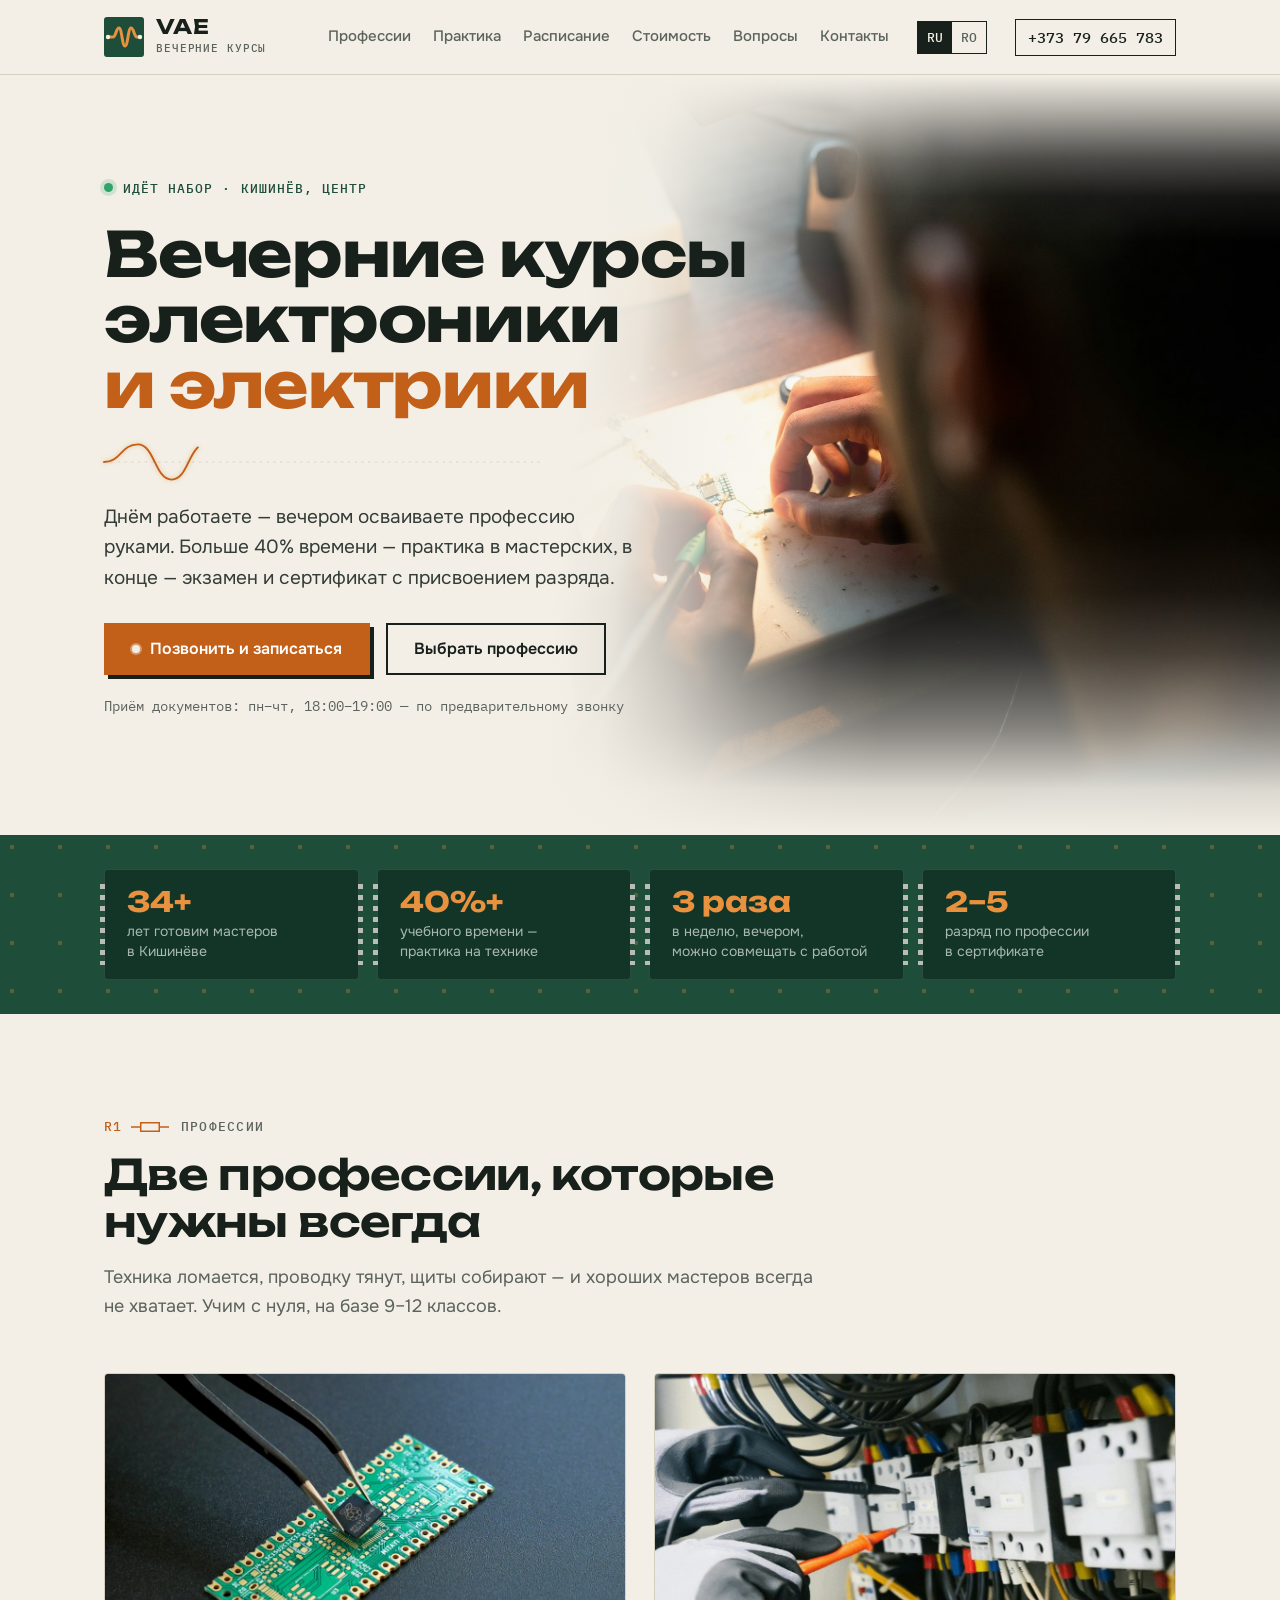
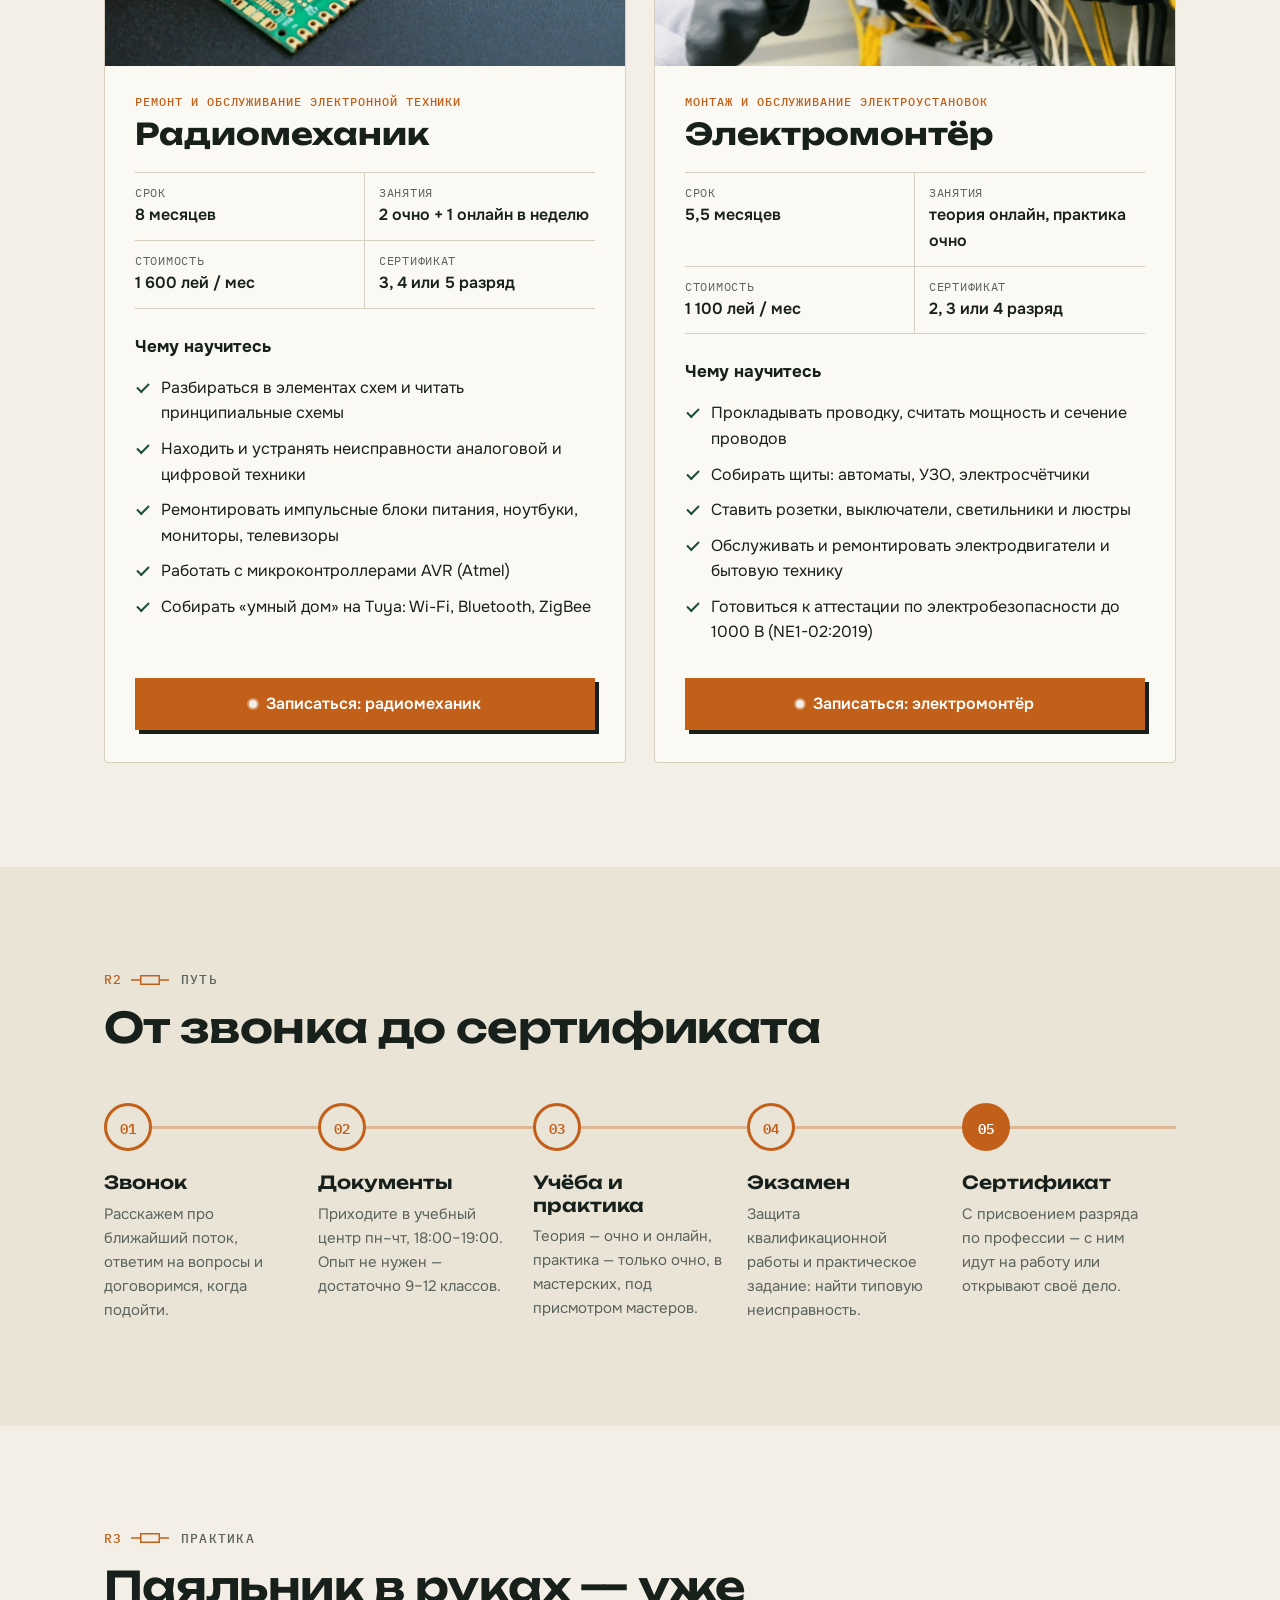
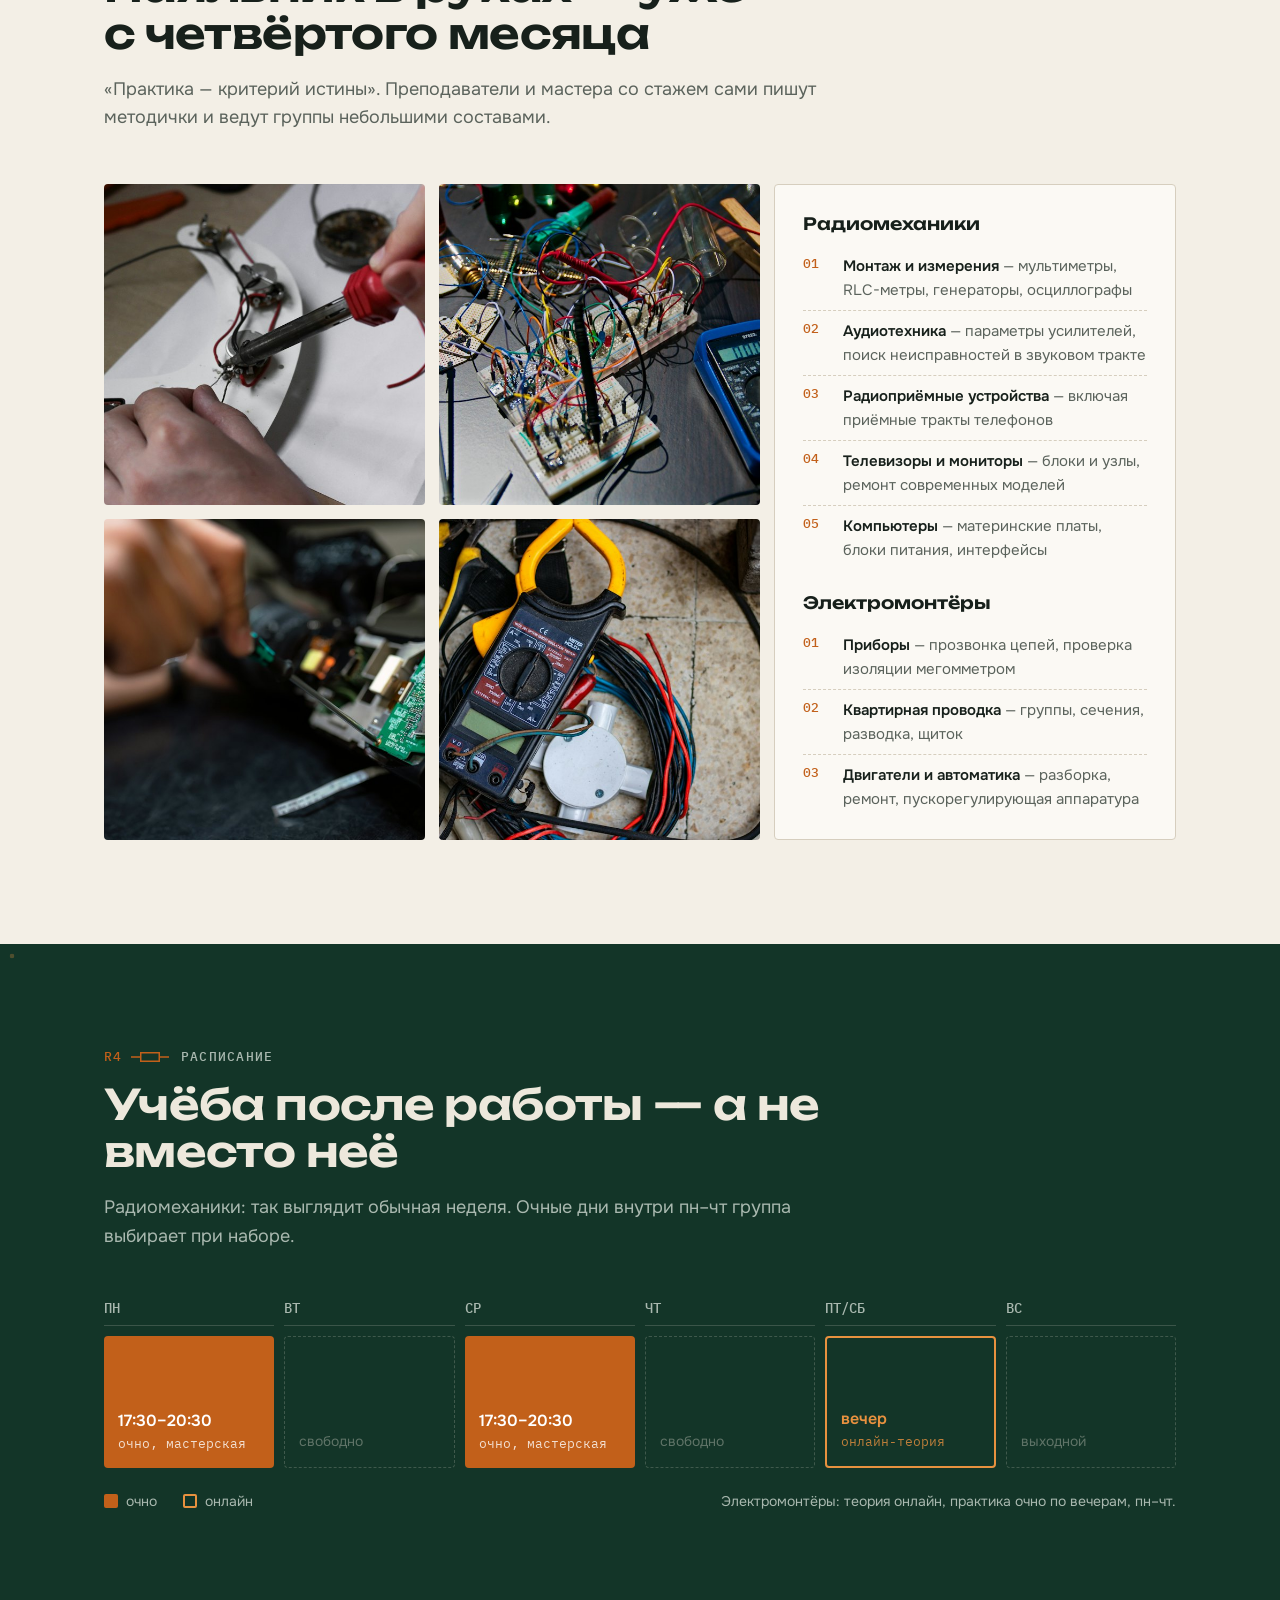
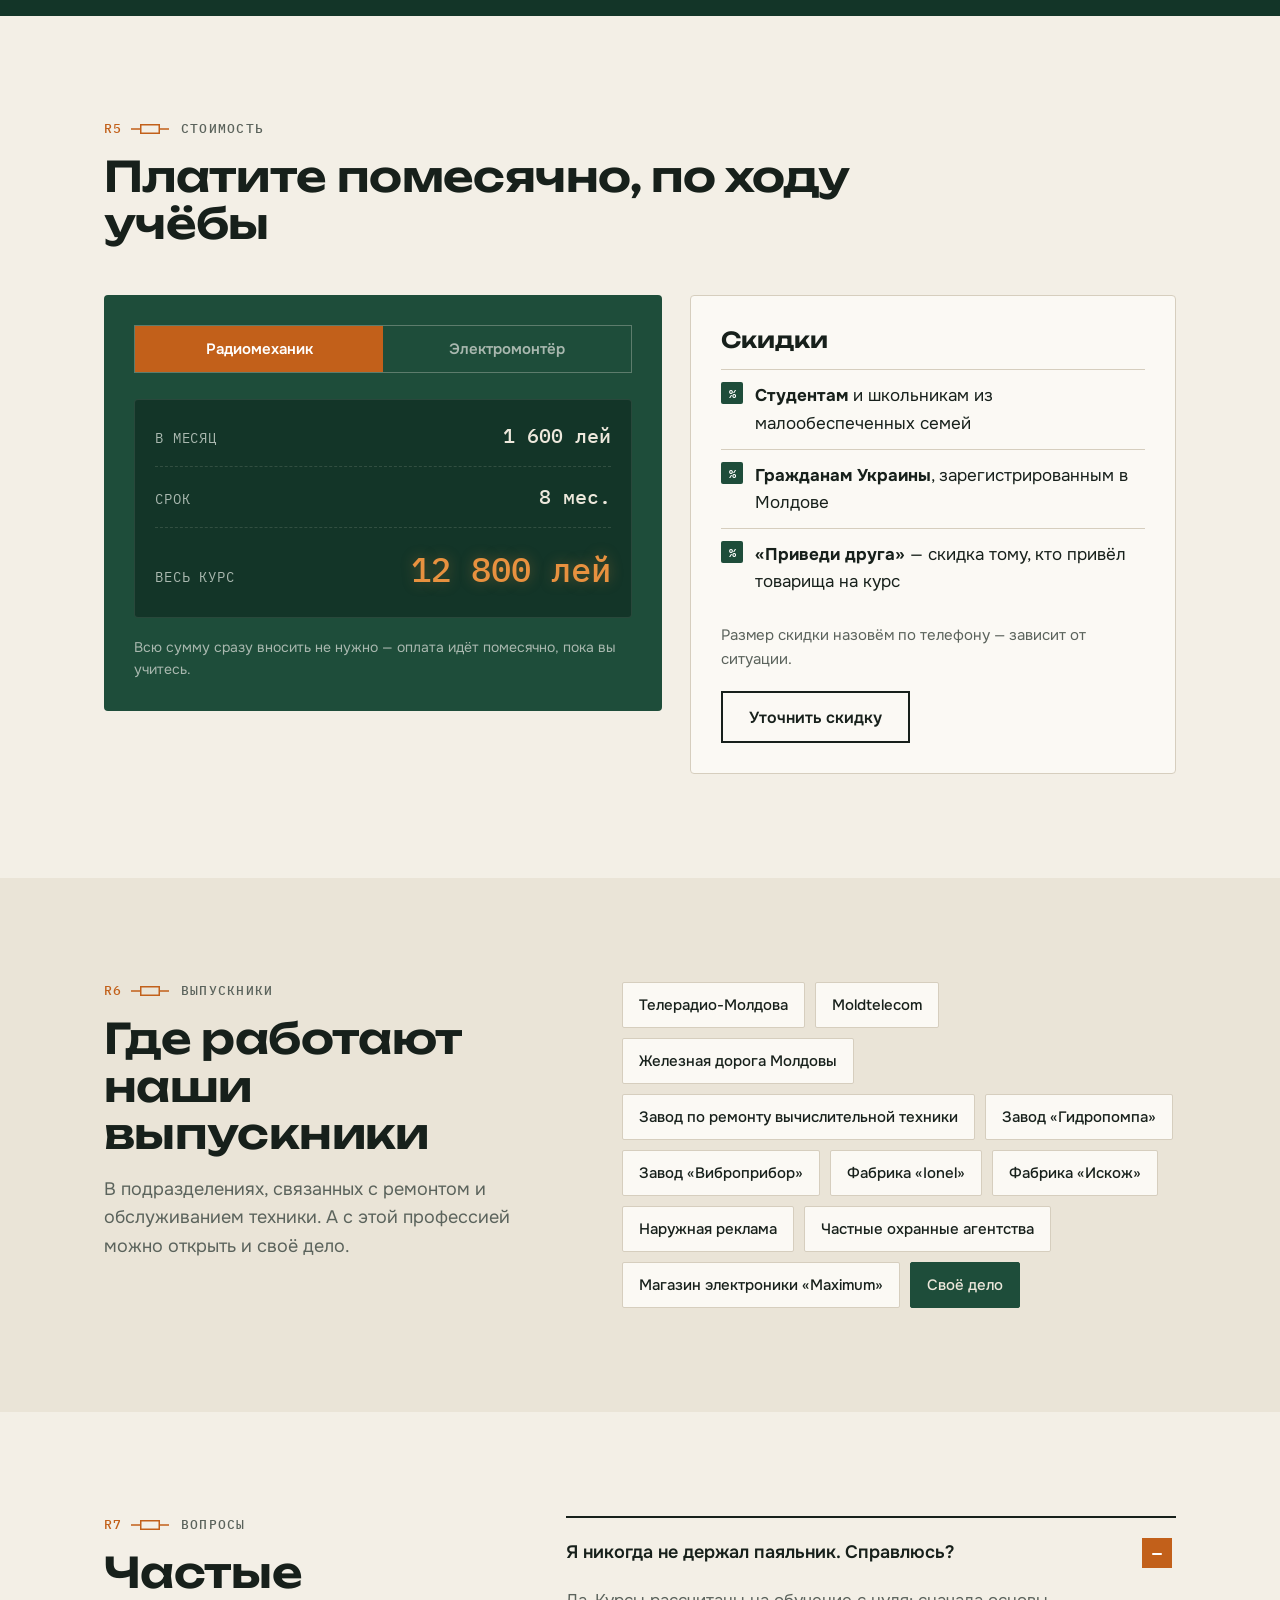
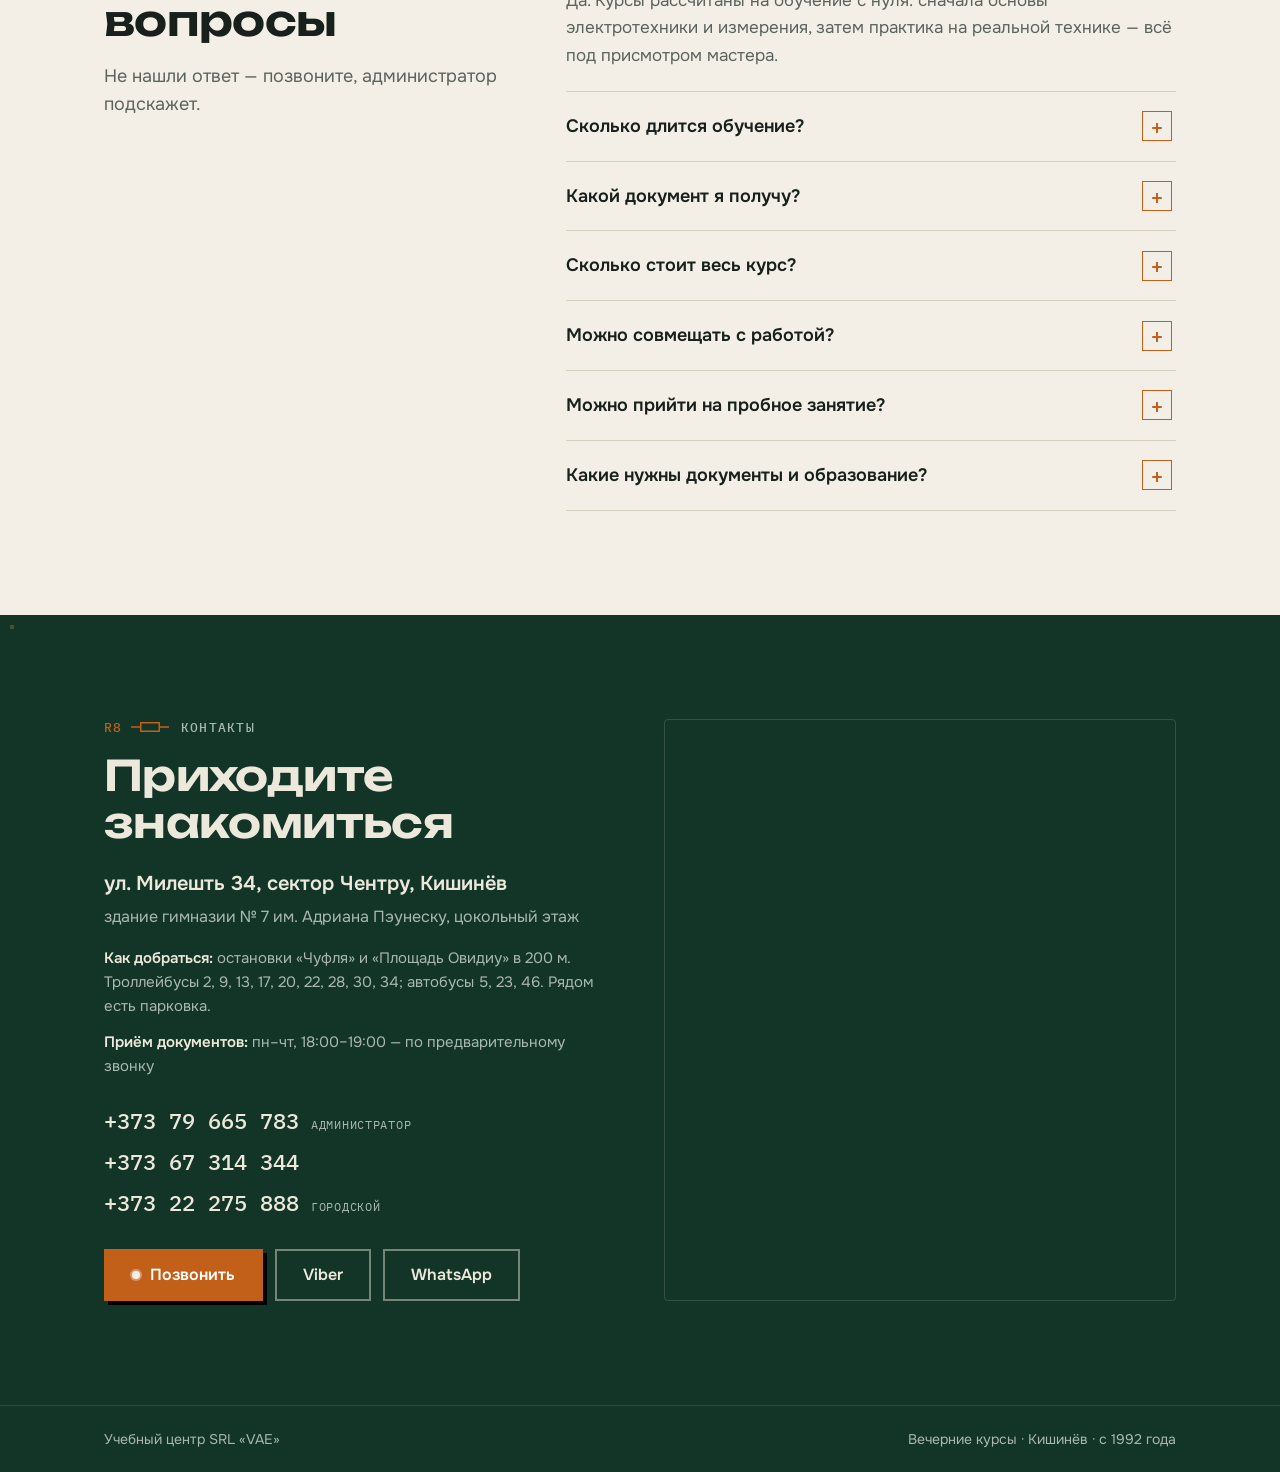
<file: index.html>
<!doctype html>
<html lang="ru">
<head>
  <meta charset="utf-8">
  <meta name="viewport" content="width=device-width, initial-scale=1">
  <meta name="robots" content="noindex, nofollow">
  <title>Вечерние курсы VAE — радиомеханик и электромонтёр в Кишинёве</title>
  <meta name="description" content="Вечерние курсы в Кишинёве с 1992 года: ремонт электронной техники (8 мес.) и электромонтёр (5,5 мес.). Практика в мастерских, сертификат с разрядом. Центр, ул. Милешть 34.">
  <meta property="og:title" content="Вечерние курсы VAE — профессия руками, вечером, с разрядом">
  <meta property="og:description" content="Радиомеханик и электромонтёр. Учитесь после работы, практика в мастерских, сертификат с разрядом.">
  <meta property="og:type" content="website">
  <meta property="og:url" content="https://webonix-md.github.io/vae/">
  <meta property="og:image" content="https://webonix-md.github.io/vae/img/og/og-square-ru.jpg">
  <meta property="og:image:width" content="1200">
  <meta property="og:image:height" content="1200">
  <meta property="og:locale" content="ru_RU">
  <meta name="twitter:card" content="summary_large_image">
  <link rel="alternate" hreflang="ru" href="index.html">
  <link rel="alternate" hreflang="ro" href="ro.html">
  <link rel="icon" href="img/logo/vae-mark.svg" type="image/svg+xml">
  <link rel="preconnect" href="https://fonts.googleapis.com">
  <link rel="preconnect" href="https://fonts.gstatic.com" crossorigin>
  <link href="https://fonts.googleapis.com/css2?family=Onest:wght@400;500;600;700&family=Unbounded:wght@500;600;700&family=IBM+Plex+Mono:wght@400;500&display=swap" rel="stylesheet">
  <link rel="stylesheet" href="css/styles.css">
</head>
<body>

<!-- ============ ШАПКА ============ -->
<header class="top">
  <div class="wrap top__row">
    <a class="logo" href="#" aria-label="VAE — вечерние курсы">
      <img src="img/logo/vae-mark.svg" alt="" width="40" height="40">
      <span class="logo__text"><b>VAE</b><small>вечерние курсы</small></span>
    </a>
    <nav class="nav" id="nav">
      <a href="#courses">Профессии</a>
      <a href="#practice">Практика</a>
      <a href="#schedule">Расписание</a>
      <a href="#price">Стоимость</a>
      <a href="#faq">Вопросы</a>
      <a href="#contacts">Контакты</a>
    </nav>
    <nav class="lang" aria-label="Язык"><a class="is-on" href="index.html" aria-current="page">RU</a><a href="ro.html" lang="ro">RO</a></nav>
    <a class="top__phone" data-phone="0" href="#"></a>
    <button class="burger" id="burger" aria-label="Меню" aria-expanded="false" aria-controls="nav"><span></span></button>
  </div>
</header>

<main>

<!-- ============ HERO ============ -->
<section class="hero">
  <div class="hero__media" aria-hidden="true">
    <img src="img/photo/hero-bench.jpg" alt="">
    <div class="hero__mask"></div>
  </div>
  <div class="wrap hero__inner">
    <p class="tag"><span class="tag__dot"></span><span data-start-short>Идёт набор</span> · Кишинёв, Центр</p>
    <h1 class="hero__title">Вечерние курсы<br>электроники<br><em>и&nbsp;электрики</em></h1>
    <svg class="scope" viewBox="0 0 520 60" preserveAspectRatio="none" aria-hidden="true">
      <path class="scope__grid" d="M0 30H520"/>
      <path class="scope__wave" d="M0 30 C 20 30 20 6 40 6 S 60 54 80 54 S 100 6 120 6 S 140 54 160 54 S 180 30 200 30 L 230 30 L 236 8 L 244 52 L 250 30 L 290 30 C 310 30 310 6 330 6 S 350 54 370 54 S 390 6 410 6 S 430 54 450 54 S 470 30 490 30 L 520 30"/>
    </svg>
    <p class="hero__lead">Днём работаете — вечером осваиваете профессию руками. Больше&nbsp;40% времени — практика в мастерских, в конце — экзамен и&nbsp;сертификат с&nbsp;присвоением разряда.</p>
    <div class="hero__cta">
      <a class="btn btn--main" data-phone="0" data-phone-text="Позвонить и записаться" href="#">Позвонить и записаться</a>
      <a class="btn btn--line" href="#courses">Выбрать профессию</a>
    </div>
    <p class="hero__note">Приём документов: <span data-intake></span></p>
  </div>
</section>

<!-- ============ ФАКТЫ (плата) ============ -->
<section class="board" aria-label="Коротко о курсах">
  <div class="wrap board__grid">
    <div class="chip"><b data-years>30+</b><span>лет готовим мастеров<br>в Кишинёве</span></div>
    <div class="chip"><b>40%+</b><span>учебного времени —<br>практика на технике</span></div>
    <div class="chip"><b>3 раза</b><span>в неделю, вечером,<br>можно совмещать с работой</span></div>
    <div class="chip"><b>2–5</b><span>разряд по профессии<br>в сертификате</span></div>
  </div>
</section>

<!-- ============ R1 ПРОФЕССИИ ============ -->
<section class="sec" id="courses">
  <div class="wrap">
    <p class="ref"><i>R1</i> Профессии</p>
    <h2 class="h2">Две профессии, которые нужны всегда</h2>
    <p class="sec__lead">Техника ломается, проводку тянут, щиты собирают — и хороших мастеров всегда не хватает. Учим с&nbsp;нуля, на базе 9–12 классов.</p>

    <div class="courses">
      <!-- радиомеханик -->
      <article class="course" id="radio">
        <div class="course__photo"><img src="img/photo/course-radio.jpg" alt="Монтаж микросхемы на печатную плату пинцетом" loading="lazy"></div>
        <div class="course__body">
          <p class="course__kicker">Ремонт и обслуживание электронной техники</p>
          <h3 class="course__title">Радиомеханик</h3>
          <dl class="spec">
            <div><dt>Срок</dt><dd><span data-months="radio"></span> месяцев</dd></div>
            <div><dt>Занятия</dt><dd>2 очно + 1 онлайн в неделю</dd></div>
            <div><dt>Стоимость</dt><dd><span data-ppm="radio"></span> лей / мес</dd></div>
            <div><dt>Сертификат</dt><dd>3, 4 или 5 разряд</dd></div>
          </dl>
          <p class="course__sub">Чему научитесь</p>
          <ul class="ticks">
            <li>Разбираться в элементах схем и читать принципиальные схемы</li>
            <li>Находить и устранять неисправности аналоговой и цифровой техники</li>
            <li>Ремонтировать импульсные блоки питания, ноутбуки, мониторы, телевизоры</li>
            <li>Работать с микроконтроллерами AVR (Atmel)</li>
            <li>Собирать «умный дом» на Tuya: Wi-Fi, Bluetooth, ZigBee</li>
          </ul>
          <a class="btn btn--main btn--wide" data-phone="0" href="#">Записаться: радиомеханик</a>
        </div>
      </article>

      <!-- электромонтёр -->
      <article class="course" id="electro">
        <div class="course__photo"><img src="img/photo/course-electro.jpg" alt="Проверка электрощита тестером" loading="lazy"></div>
        <div class="course__body">
          <p class="course__kicker">Монтаж и обслуживание электроустановок</p>
          <h3 class="course__title">Электромонтёр</h3>
          <dl class="spec">
            <div><dt>Срок</dt><dd><span data-months="electro"></span> месяцев</dd></div>
            <div><dt>Занятия</dt><dd>теория онлайн, практика очно</dd></div>
            <div><dt>Стоимость</dt><dd><span data-ppm="electro"></span> лей / мес</dd></div>
            <div><dt>Сертификат</dt><dd>2, 3 или 4 разряд</dd></div>
          </dl>
          <p class="course__sub">Чему научитесь</p>
          <ul class="ticks">
            <li>Прокладывать проводку, считать мощность и сечение проводов</li>
            <li>Собирать щиты: автоматы, УЗО, электросчётчики</li>
            <li>Ставить розетки, выключатели, светильники и люстры</li>
            <li>Обслуживать и ремонтировать электродвигатели и бытовую технику</li>
            <li>Готовиться к аттестации по электробезопасности до 1000 В (NE1-02:2019)</li>
          </ul>
          <a class="btn btn--main btn--wide" data-phone="0" href="#">Записаться: электромонтёр</a>
        </div>
      </article>
    </div>
  </div>
</section>

<!-- ============ R2 КАК ПРОХОДИТ ============ -->
<section class="sec sec--tint" id="how">
  <div class="wrap">
    <p class="ref"><i>R2</i> Путь</p>
    <h2 class="h2">От звонка до сертификата</h2>
    <ol class="path">
      <li class="path__step">
        <span class="path__n">01</span>
        <h3>Звонок</h3>
        <p>Расскажем про ближайший поток, ответим на вопросы и договоримся, когда подойти.</p>
      </li>
      <li class="path__step">
        <span class="path__n">02</span>
        <h3>Документы</h3>
        <p>Приходите в учебный центр <span data-intake-short></span>. Опыт не нужен — достаточно 9–12 классов.</p>
      </li>
      <li class="path__step">
        <span class="path__n">03</span>
        <h3>Учёба и практика</h3>
        <p>Теория — очно и онлайн, практика — только очно, в мастерских, под присмотром мастеров.</p>
      </li>
      <li class="path__step">
        <span class="path__n">04</span>
        <h3>Экзамен</h3>
        <p>Защита квалификационной работы и практическое задание: найти типовую неисправность.</p>
      </li>
      <li class="path__step path__step--end">
        <span class="path__n">05</span>
        <h3>Сертификат</h3>
        <p>С присвоением разряда по профессии — с ним идут на работу или открывают своё дело.</p>
      </li>
    </ol>
  </div>
</section>

<!-- ============ R3 ПРАКТИКА ============ -->
<section class="sec" id="practice">
  <div class="wrap">
    <p class="ref"><i>R3</i> Практика</p>
    <h2 class="h2">Паяльник в руках — уже с&nbsp;четвёртого месяца</h2>
    <p class="sec__lead">«Практика — критерий истины». Преподаватели и мастера со стажем сами пишут методички и ведут группы небольшими составами.</p>

    <div class="practice">
      <figure class="shot shot--a"><img src="img/photo/practice-solder.jpg" alt="Пайка проводов" loading="lazy"></figure>
      <figure class="shot shot--b"><img src="img/photo/practice-lab.jpg" alt="Макетная плата и мультиметр" loading="lazy"></figure>
      <figure class="shot shot--c"><img src="img/photo/practice-board.jpg" alt="Диагностика печатной платы" loading="lazy"></figure>
      <figure class="shot shot--d"><img src="img/photo/practice-meter.jpg" alt="Токоизмерительные клещи и провода" loading="lazy"></figure>

      <div class="practice__list">
        <h3 class="practice__h">Радиомеханики</h3>
        <ol class="steps">
          <li><b>Монтаж и измерения</b> — мультиметры, RLC-метры, генераторы, осциллографы</li>
          <li><b>Аудиотехника</b> — параметры усилителей, поиск неисправностей в звуковом тракте</li>
          <li><b>Радиоприёмные устройства</b> — включая приёмные тракты телефонов</li>
          <li><b>Телевизоры и мониторы</b> — блоки и узлы, ремонт современных моделей</li>
          <li><b>Компьютеры</b> — материнские платы, блоки питания, интерфейсы</li>
        </ol>
        <h3 class="practice__h">Электромонтёры</h3>
        <ol class="steps">
          <li><b>Приборы</b> — прозвонка цепей, проверка изоляции мегомметром</li>
          <li><b>Квартирная проводка</b> — группы, сечения, разводка, щиток</li>
          <li><b>Двигатели и автоматика</b> — разборка, ремонт, пускорегулирующая аппаратура</li>
        </ol>
      </div>
    </div>
  </div>
</section>

<!-- ============ R4 РАСПИСАНИЕ ============ -->
<section class="sec sec--dark" id="schedule">
  <div class="wrap">
    <p class="ref ref--light"><i>R4</i> Расписание</p>
    <h2 class="h2">Учёба после работы — а не вместо неё</h2>
    <p class="sec__lead">Радиомеханики: так выглядит обычная неделя. Очные дни внутри пн–чт группа выбирает при наборе.</p>

    <div class="week" role="table" aria-label="Неделя радиомеханика">
      <div class="week__day" role="row"><span class="week__d" role="cell">Пн</span><span class="slot slot--live" role="cell">17:30–20:30<small>очно, мастерская</small></span></div>
      <div class="week__day" role="row"><span class="week__d" role="cell">Вт</span><span class="slot slot--off" role="cell">свободно</span></div>
      <div class="week__day" role="row"><span class="week__d" role="cell">Ср</span><span class="slot slot--live" role="cell">17:30–20:30<small>очно, мастерская</small></span></div>
      <div class="week__day" role="row"><span class="week__d" role="cell">Чт</span><span class="slot slot--off" role="cell">свободно</span></div>
      <div class="week__day" role="row"><span class="week__d" role="cell">Пт/Сб</span><span class="slot slot--online" role="cell">вечер<small>онлайн-теория</small></span></div>
      <div class="week__day" role="row"><span class="week__d" role="cell">Вс</span><span class="slot slot--off" role="cell">выходной</span></div>
    </div>
    <p class="week__legend">
      <span><i class="lg lg--live"></i>очно</span>
      <span><i class="lg lg--online"></i>онлайн</span>
      <span class="week__el">Электромонтёры: теория онлайн, практика очно по вечерам, пн–чт.</span>
    </p>
  </div>
</section>

<!-- ============ R5 СТОИМОСТЬ ============ -->
<section class="sec" id="price">
  <div class="wrap">
    <p class="ref"><i>R5</i> Стоимость</p>
    <h2 class="h2">Платите помесячно, по&nbsp;ходу учёбы</h2>

    <div class="price">
      <div class="calc">
        <div class="calc__switch" role="tablist" aria-label="Профессия">
          <button class="calc__opt is-on" role="tab" aria-selected="true" data-course="radio">Радиомеханик</button>
          <button class="calc__opt" role="tab" aria-selected="false" data-course="electro">Электромонтёр</button>
        </div>
        <div class="calc__readout">
          <div class="calc__row"><span>В месяц</span><b><output id="calcPpm"></output> лей</b></div>
          <div class="calc__row"><span>Срок</span><b><output id="calcMonths"></output> мес.</b></div>
          <div class="calc__row calc__row--total"><span>Весь курс</span><b><output id="calcTotal"></output> лей</b></div>
        </div>
        <p class="calc__note">Всю сумму сразу вносить не нужно — оплата идёт помесячно, пока вы учитесь.</p>
      </div>

      <div class="discounts">
        <h3 class="discounts__h">Скидки</h3>
        <ul class="discounts__list">
          <li><b>Студентам</b> и школьникам из малообеспеченных семей</li>
          <li><b>Гражданам Украины</b>, зарегистрированным в Молдове</li>
          <li><b>«Приведи друга»</b> — скидка тому, кто привёл товарища на курс</li>
        </ul>
        <p class="discounts__foot">Размер скидки назовём по телефону — зависит от ситуации.</p>
        <a class="btn btn--line" data-phone="0" href="#">Уточнить скидку</a>
      </div>
    </div>
  </div>
</section>

<!-- ============ R6 ВЫПУСКНИКИ ============ -->
<section class="sec sec--tint" id="grads">
  <div class="wrap grads">
    <div>
      <p class="ref"><i>R6</i> Выпускники</p>
      <h2 class="h2">Где работают наши выпускники</h2>
      <p class="sec__lead">В подразделениях, связанных с ремонтом и обслуживанием техники. А с этой профессией можно открыть и своё дело.</p>
    </div>
    <ul class="grads__list">
      <li>Телерадио-Молдова</li>
      <li>Moldtelecom</li>
      <li>Железная дорога Молдовы</li>
      <li>Завод по ремонту вычислительной техники</li>
      <li>Завод «Гидропомпа»</li>
      <li>Завод «Виброприбор»</li>
      <li>Фабрика «Ionel»</li>
      <li>Фабрика «Искож»</li>
      <li>Наружная реклама</li>
      <li>Частные охранные агентства</li>
      <li>Магазин электроники «Maximum»</li>
      <li class="grads__own">Своё дело</li>
    </ul>
  </div>
</section>

<!-- ============ R7 FAQ ============ -->
<section class="sec" id="faq">
  <div class="wrap faq">
    <div>
      <p class="ref"><i>R7</i> Вопросы</p>
      <h2 class="h2">Частые вопросы</h2>
      <p class="sec__lead">Не нашли ответ — позвоните, администратор подскажет.</p>
    </div>
    <div class="faq__list">
      <details class="qa" open>
        <summary>Я никогда не держал паяльник. Справлюсь?</summary>
        <p>Да. Курсы рассчитаны на обучение с нуля: сначала основы электротехники и измерения, затем практика на реальной технике — всё под присмотром мастера.</p>
      </details>
      <details class="qa">
        <summary>Сколько длится обучение?</summary>
        <p>Радиомеханик — <span data-months="radio"></span> месяцев, электромонтёр — <span data-months="electro"></span> месяцев. Три занятия в неделю, в вечернее время.</p>
      </details>
      <details class="qa">
        <summary>Какой документ я получу?</summary>
        <p>После выпускного квалификационного экзамена — сертификат с присвоением разряда: радиомеханику — 3, 4 или 5, электромонтёру — 2, 3 или 4.</p>
      </details>
      <details class="qa">
        <summary>Сколько стоит весь курс?</summary>
        <p>Радиомеханик — <span data-total="radio"></span> лей (<span data-ppm="radio"></span> в месяц), электромонтёр — <span data-total="electro"></span> лей (<span data-ppm="electro"></span> в месяц). Оплата помесячно, есть скидки.</p>
      </details>
      <details class="qa">
        <summary>Можно совмещать с работой?</summary>
        <p>Для этого курсы и сделаны: очные занятия начинаются в 17:30, теория частично проходит онлайн в пятницу или субботу.</p>
      </details>
      <details class="qa">
        <summary>Можно прийти на пробное занятие?</summary>
        <p>Позвоните — договоримся, чтобы вы могли посмотреть мастерские и познакомиться с преподавателями до начала учёбы.</p>
      </details>
      <details class="qa">
        <summary>Какие нужны документы и образование?</summary>
        <p>Обучение идёт на базе 9–12 классов и выше. Список документов подскажет администратор при звонке.</p>
      </details>
    </div>
  </div>
</section>

<!-- ============ R8 КОНТАКТЫ ============ -->
<section class="sec sec--dark contacts" id="contacts">
  <div class="wrap contacts__grid">
    <div>
      <p class="ref ref--light"><i>R8</i> Контакты</p>
      <h2 class="h2">Приходите знакомиться</h2>
      <p class="contacts__addr"><b data-address></b><br><span data-address-note></span></p>
      <p class="contacts__how"><b>Как добраться:</b> остановки «Чуфля» и «Площадь Овидиу» в 200 м. Троллейбусы 2, 9, 13, 17, 20, 22, 28, 30, 34; автобусы 5, 23, 46. Рядом есть парковка.</p>
      <p class="contacts__how"><b>Приём документов:</b> <span data-intake></span></p>
      <ul class="phones" id="phones"></ul>
      <div class="msgs">
        <a class="btn btn--main" data-phone="0" data-phone-text="Позвонить" href="#">Позвонить</a>
        <a class="btn btn--ghost" data-viber href="#">Viber</a>
        <a class="btn btn--ghost" data-whatsapp href="#">WhatsApp</a>
      </div>
    </div>
    <div class="map">
      <iframe id="map" title="Карта: учебный центр VAE" loading="lazy" referrerpolicy="no-referrer-when-downgrade"></iframe>
    </div>
  </div>
</section>

</main>

<footer class="foot">
  <div class="wrap foot__row">
    <span data-brand-full></span>
    <span>Вечерние курсы · Кишинёв · с <span data-since></span> года</span>
  </div>
</footer>

<!-- нижняя кнопка на телефоне -->
<a class="callbar" data-phone="0" data-phone-text="Позвонить на курсы" href="#">Позвонить на курсы</a>

<script src="js/site-data.js"></script>
<script src="js/main.js"></script>
</body>
</html>
</file>
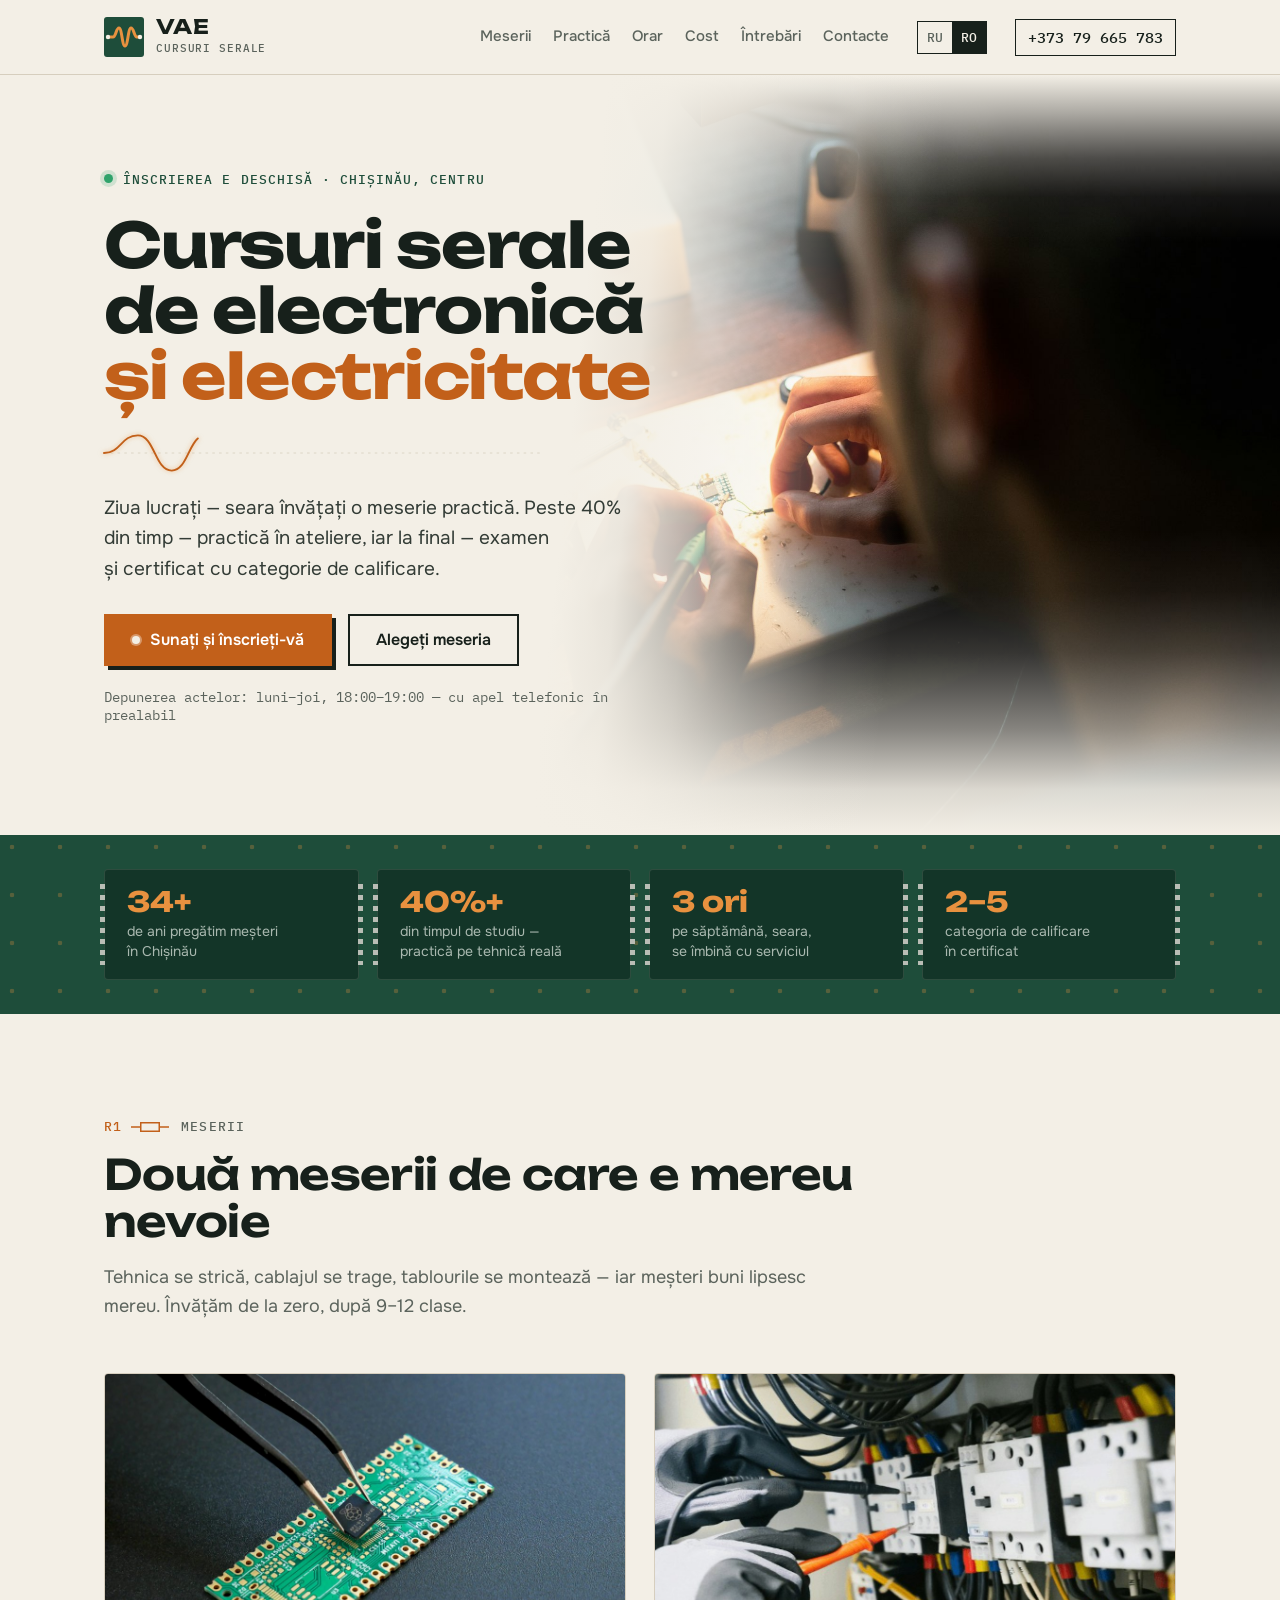
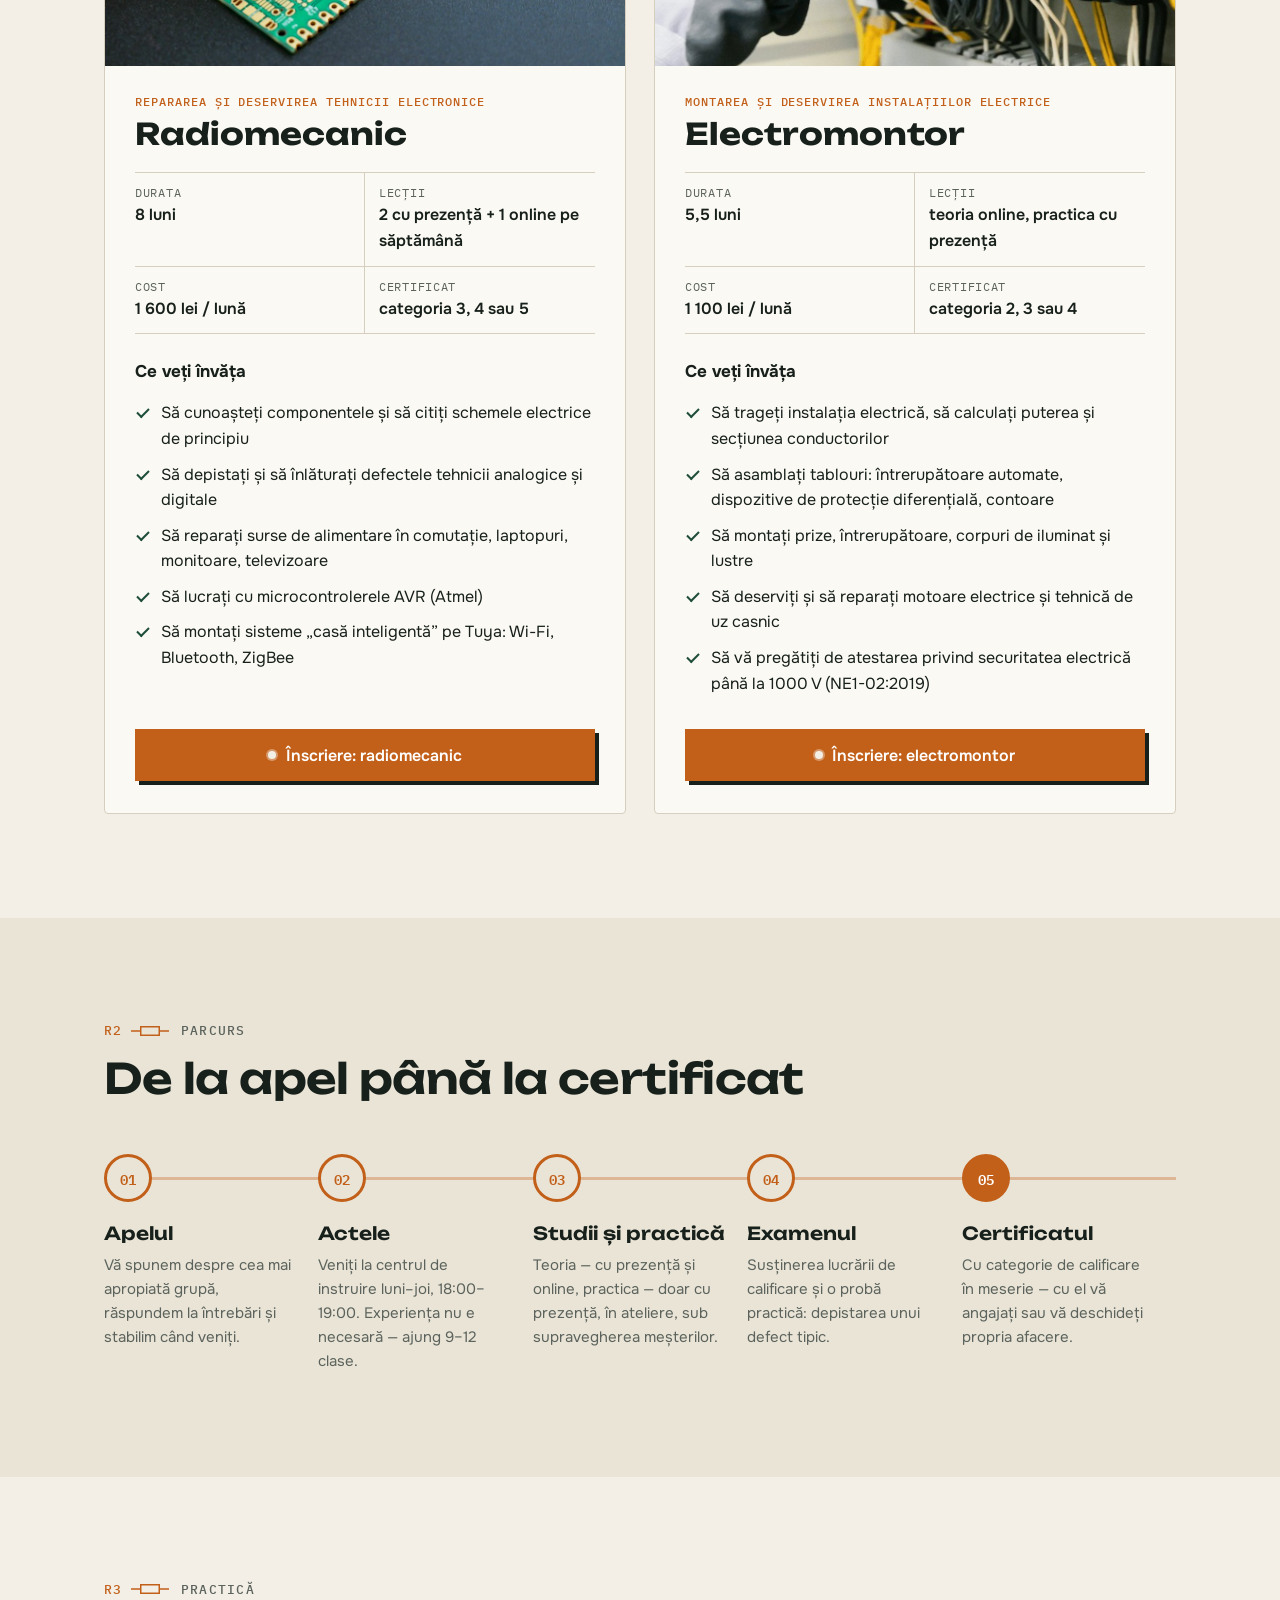
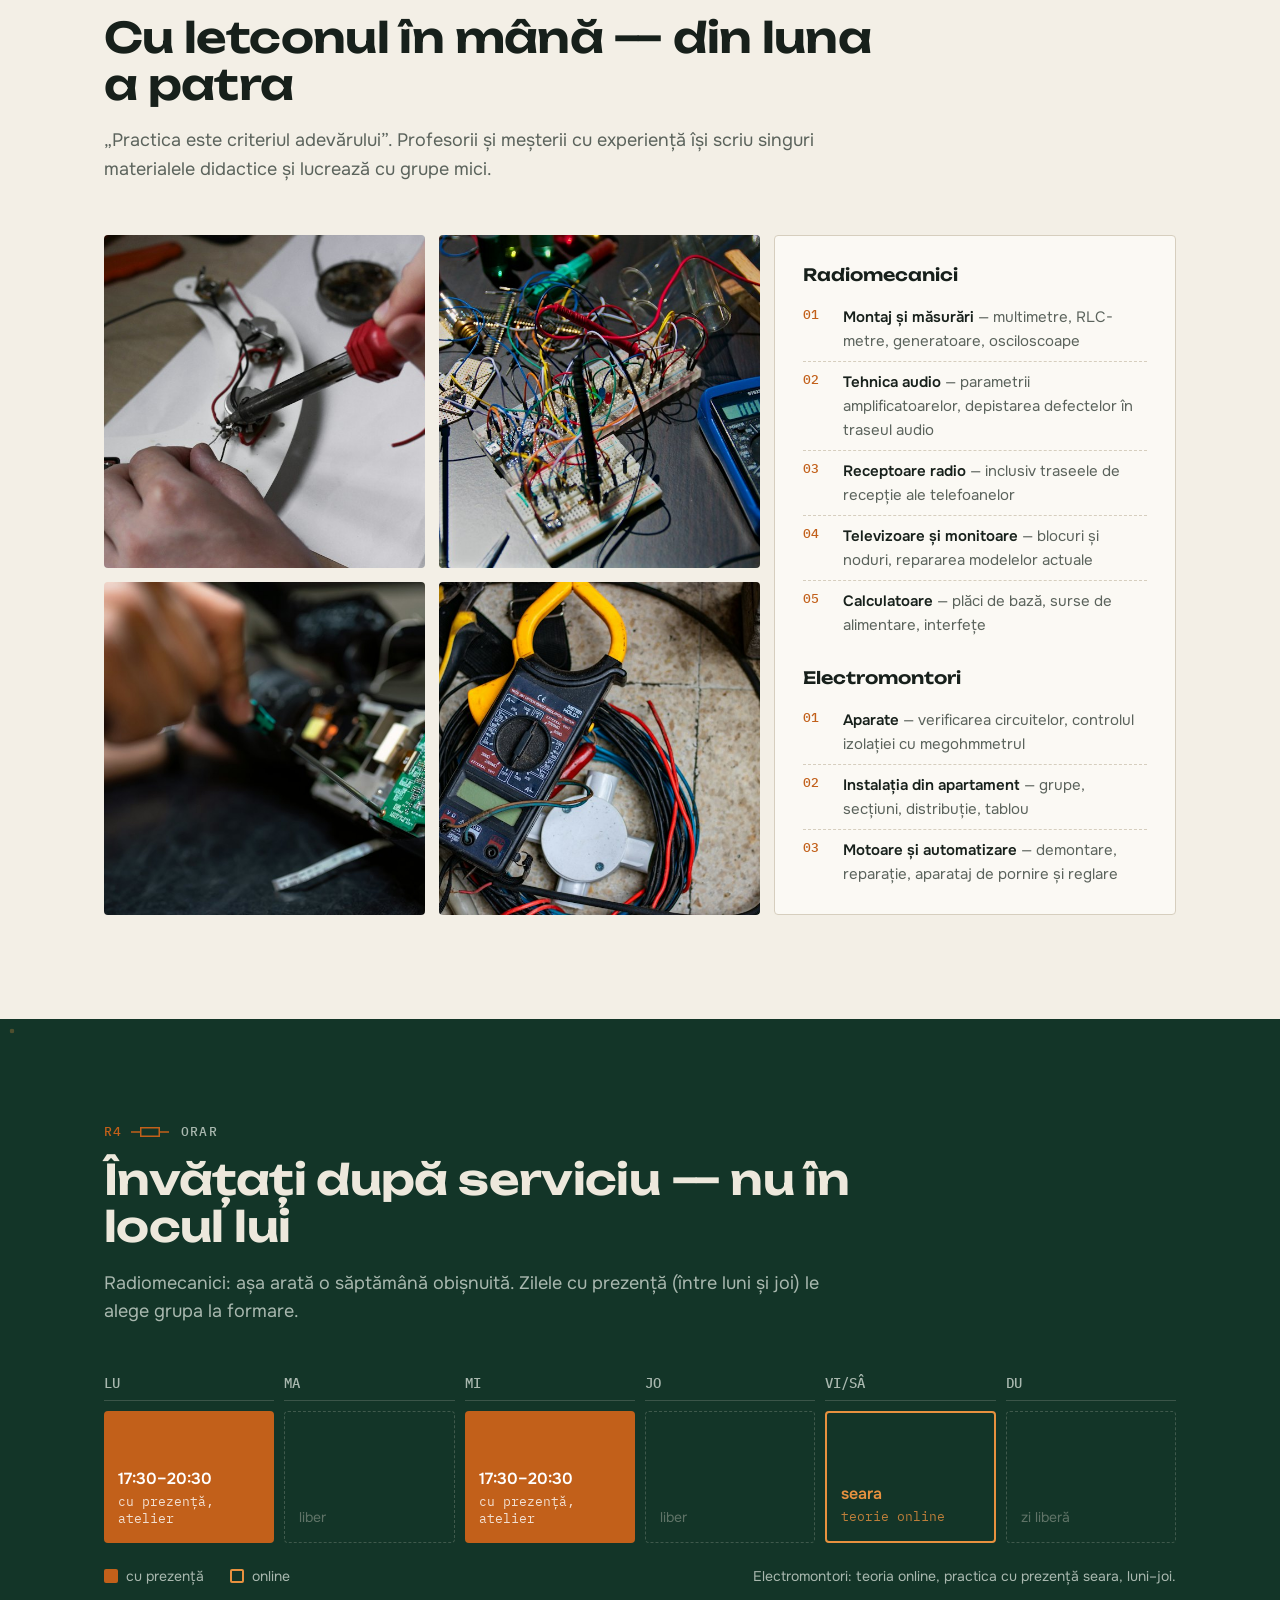
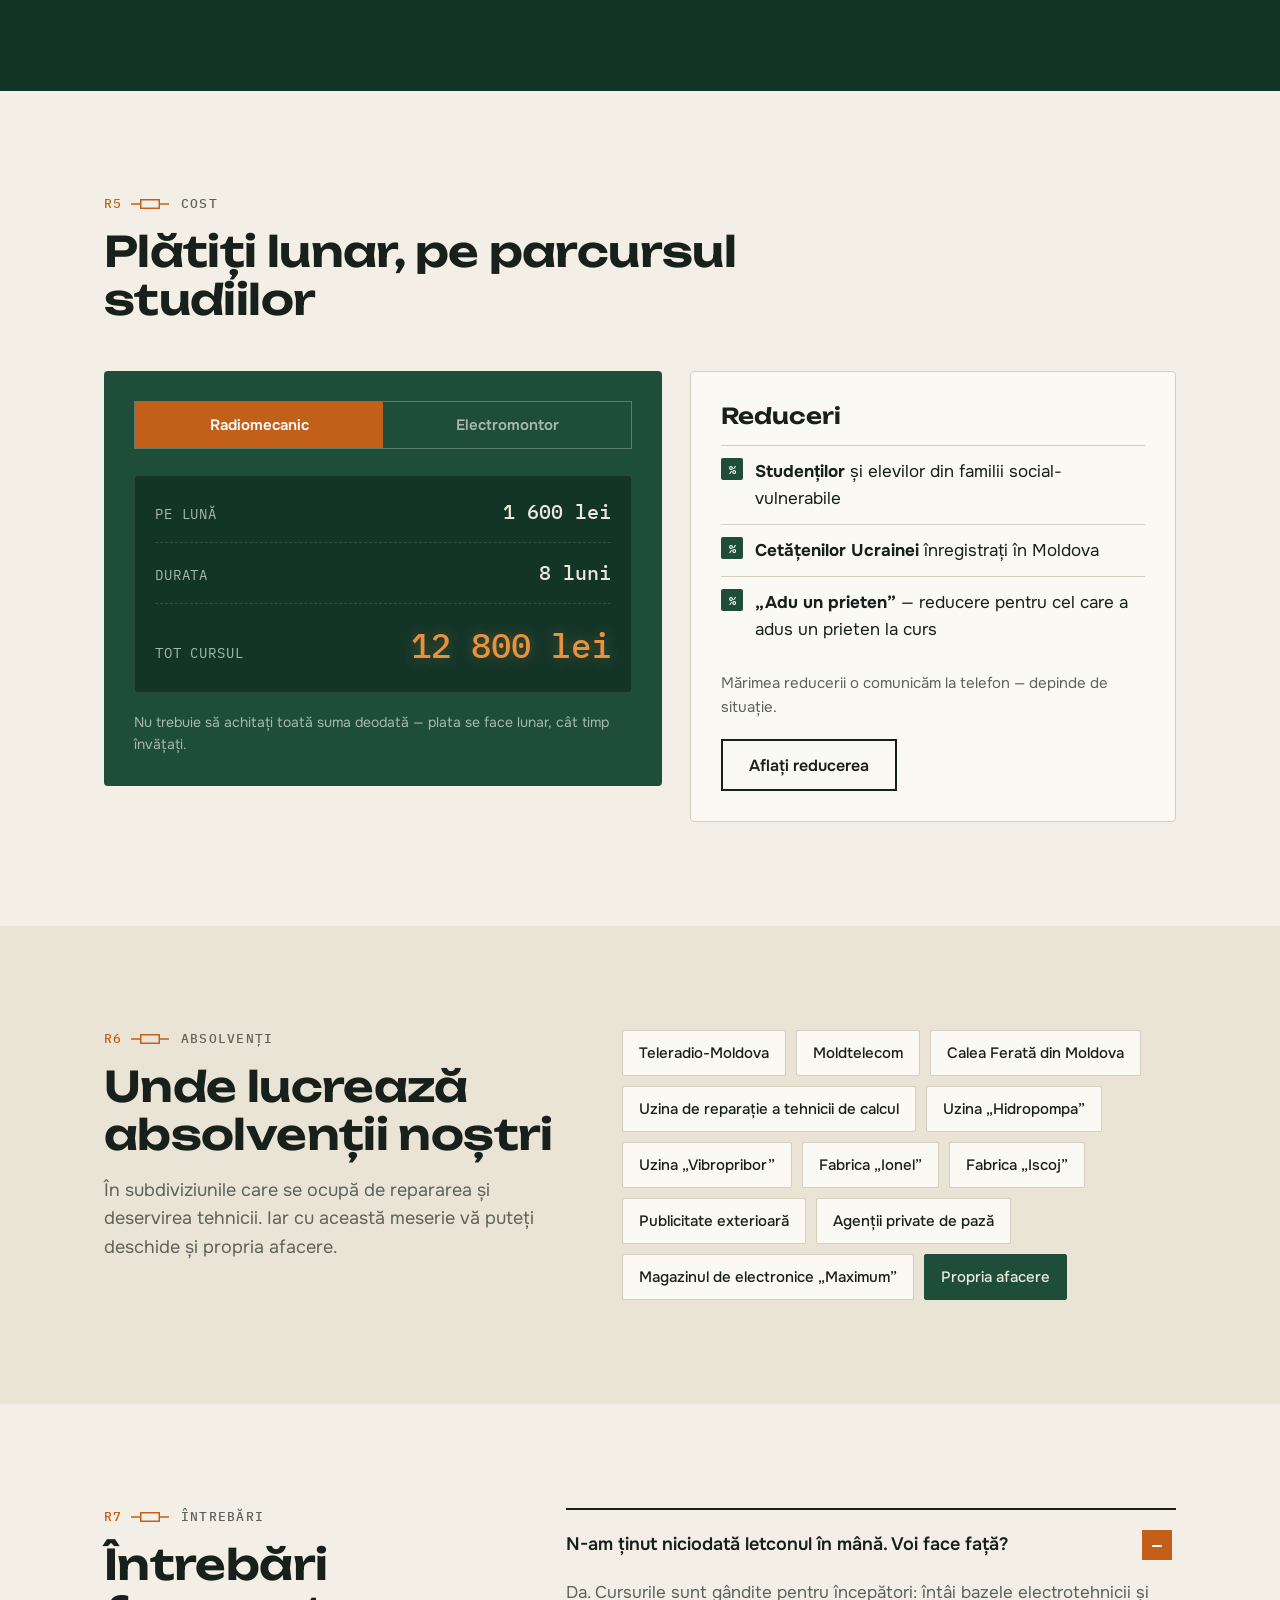
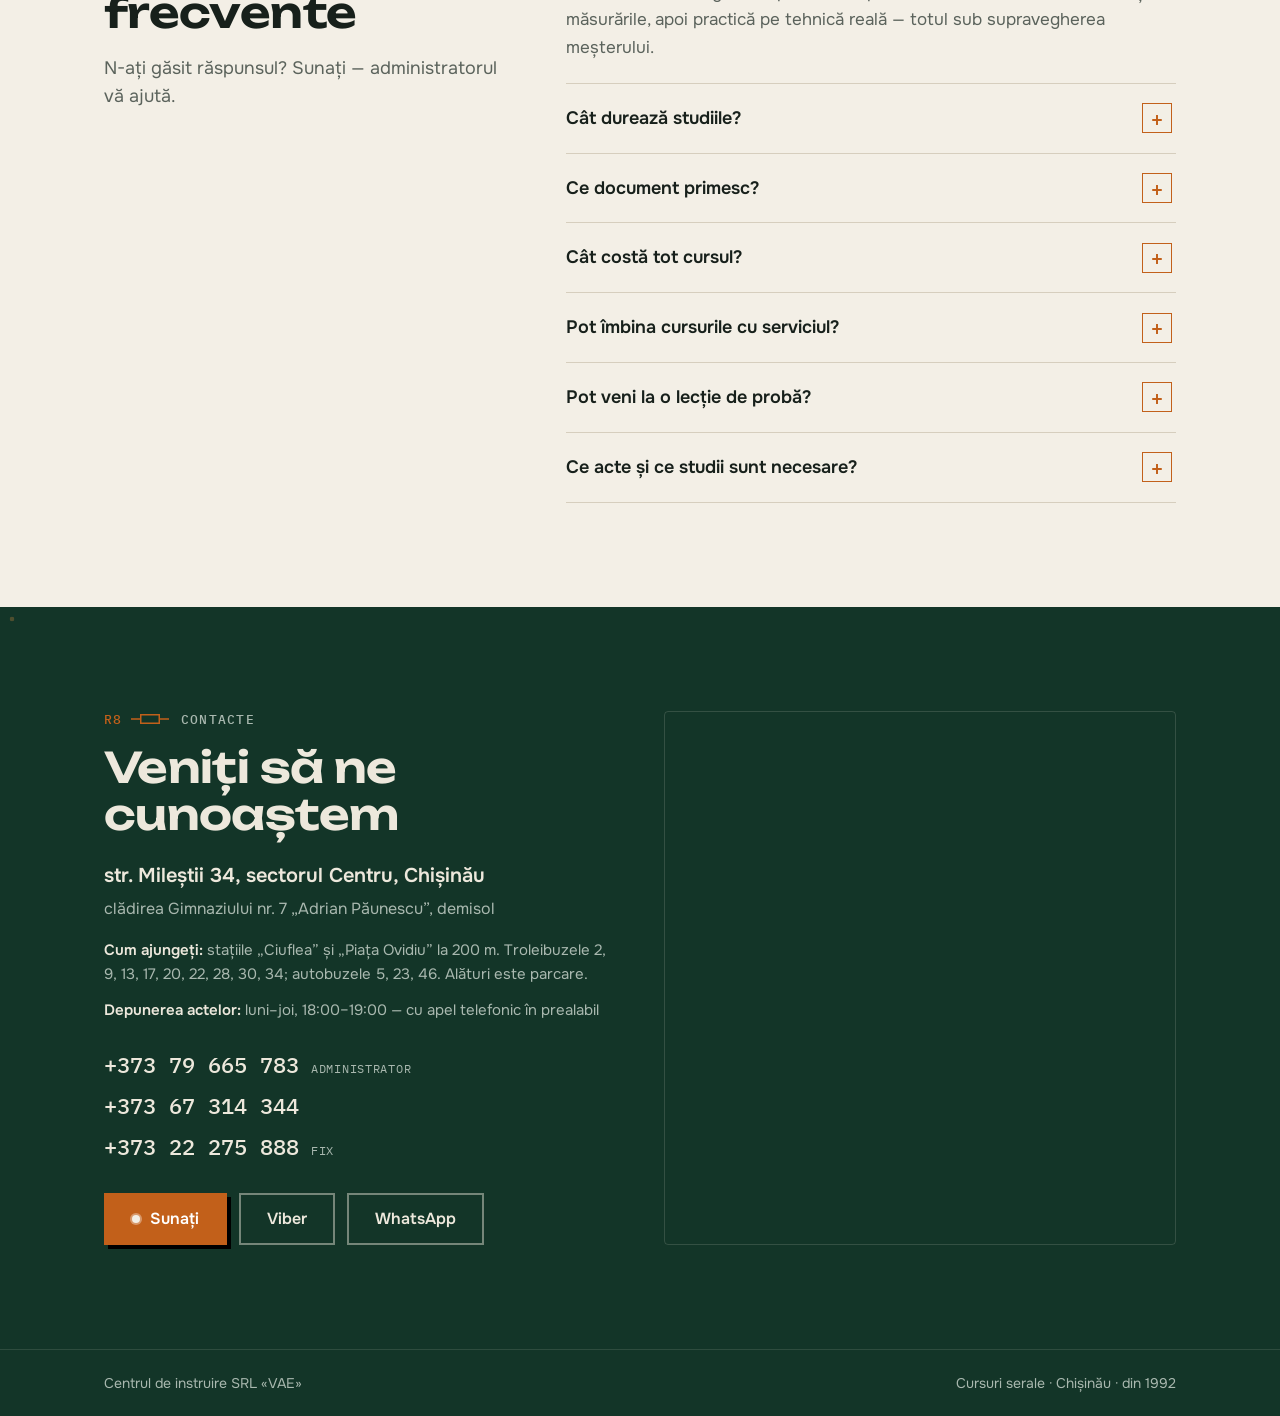
<file: ro.html>
<!doctype html>
<html lang="ro">
<head>
  <meta charset="utf-8">
  <meta name="viewport" content="width=device-width, initial-scale=1">
  <meta name="robots" content="noindex, nofollow">
  <title>Cursuri serale VAE — radiomecanic și electromontor în Chișinău</title>
  <meta name="description" content="Cursuri serale în Chișinău din 1992: repararea tehnicii electronice (8 luni) și electromontor (5,5 luni). Practică în ateliere, certificat cu categorie de calificare. Centru, str. Mileștii 34.">
  <meta property="og:title" content="Cursuri serale VAE — o meserie cu mâinile tale, seara, cu certificat">
  <meta property="og:description" content="Radiomecanic și electromontor. Înveți după serviciu, practică în ateliere, certificat cu categorie de calificare.">
  <meta property="og:type" content="website">
  <meta property="og:url" content="https://webonix-md.github.io/vae/ro.html">
  <meta property="og:image" content="https://webonix-md.github.io/vae/img/og/og-square-ro.jpg">
  <meta property="og:image:width" content="1200">
  <meta property="og:image:height" content="1200">
  <meta property="og:locale" content="ro_MD">
  <meta name="twitter:card" content="summary_large_image">
  <link rel="alternate" hreflang="ru" href="index.html">
  <link rel="alternate" hreflang="ro" href="ro.html">
  <link rel="icon" href="img/logo/vae-mark.svg" type="image/svg+xml">
  <link rel="preconnect" href="https://fonts.googleapis.com">
  <link rel="preconnect" href="https://fonts.gstatic.com" crossorigin>
  <link href="https://fonts.googleapis.com/css2?family=Onest:wght@400;500;600;700&family=Unbounded:wght@500;600;700&family=IBM+Plex+Mono:wght@400;500&display=swap" rel="stylesheet">
  <link rel="stylesheet" href="css/styles.css">
</head>
<body>

<!-- ============ ШАПКА ============ -->
<header class="top">
  <div class="wrap top__row">
    <a class="logo" href="#" aria-label="VAE — cursuri serale">
      <img src="img/logo/vae-mark.svg" alt="" width="40" height="40">
      <span class="logo__text"><b>VAE</b><small>cursuri serale</small></span>
    </a>
    <nav class="nav" id="nav">
      <a href="#courses">Meserii</a>
      <a href="#practice">Practică</a>
      <a href="#schedule">Orar</a>
      <a href="#price">Cost</a>
      <a href="#faq">Întrebări</a>
      <a href="#contacts">Contacte</a>
    </nav>
    <nav class="lang" aria-label="Limba"><a href="index.html" lang="ru">RU</a><a class="is-on" href="ro.html" aria-current="page">RO</a></nav>
    <a class="top__phone" data-phone="0" href="#"></a>
    <button class="burger" id="burger" aria-label="Meniu" aria-expanded="false" aria-controls="nav"><span></span></button>
  </div>
</header>

<main>

<!-- ============ HERO ============ -->
<section class="hero">
  <div class="hero__media" aria-hidden="true">
    <img src="img/photo/hero-bench.jpg" alt="">
    <div class="hero__mask"></div>
  </div>
  <div class="wrap hero__inner">
    <p class="tag"><span class="tag__dot"></span><span data-start-short>Înscrierea e deschisă</span> · Chișinău, Centru</p>
    <h1 class="hero__title">Cursuri serale<br>de electronică<br><em>și&nbsp;electricitate</em></h1>
    <svg class="scope" viewBox="0 0 520 60" preserveAspectRatio="none" aria-hidden="true">
      <path class="scope__grid" d="M0 30H520"/>
      <path class="scope__wave" d="M0 30 C 20 30 20 6 40 6 S 60 54 80 54 S 100 6 120 6 S 140 54 160 54 S 180 30 200 30 L 230 30 L 236 8 L 244 52 L 250 30 L 290 30 C 310 30 310 6 330 6 S 350 54 370 54 S 390 6 410 6 S 430 54 450 54 S 470 30 490 30 L 520 30"/>
    </svg>
    <p class="hero__lead">Ziua lucrați — seara învățați o meserie practică. Peste&nbsp;40% din timp — practică în ateliere, iar la final — examen și&nbsp;certificat cu&nbsp;categorie de calificare.</p>
    <div class="hero__cta">
      <a class="btn btn--main" data-phone="0" href="#">Sunați și înscrieți-vă</a>
      <a class="btn btn--line" href="#courses">Alegeți meseria</a>
    </div>
    <p class="hero__note">Depunerea actelor: <span data-intake></span></p>
  </div>
</section>

<!-- ============ ФАКТЫ (плата) ============ -->
<section class="board" aria-label="Pe scurt despre cursuri">
  <div class="wrap board__grid">
    <div class="chip"><b data-years>30+</b><span>de ani pregătim meșteri<br>în Chișinău</span></div>
    <div class="chip"><b>40%+</b><span>din timpul de studiu —<br>practică pe tehnică reală</span></div>
    <div class="chip"><b>3 ori</b><span>pe săptămână, seara,<br>se îmbină cu serviciul</span></div>
    <div class="chip"><b>2–5</b><span>categoria de calificare<br>în certificat</span></div>
  </div>
</section>

<!-- ============ R1 ПРОФЕССИИ ============ -->
<section class="sec" id="courses">
  <div class="wrap">
    <p class="ref"><i>R1</i> Meserii</p>
    <h2 class="h2">Două meserii de care e mereu nevoie</h2>
    <p class="sec__lead">Tehnica se strică, cablajul se trage, tablourile se montează — iar meșteri buni lipsesc mereu. Învățăm de la zero, după 9–12 clase.</p>

    <div class="courses">
      <!-- радиомеханик -->
      <article class="course" id="radio">
        <div class="course__photo"><img src="img/photo/course-radio.jpg" alt="Montarea unui cip pe o placă de circuit cu penseta" loading="lazy"></div>
        <div class="course__body">
          <p class="course__kicker">Repararea și deservirea tehnicii electronice</p>
          <h3 class="course__title">Radiomecanic</h3>
          <dl class="spec">
            <div><dt>Durata</dt><dd><span data-months="radio"></span> luni</dd></div>
            <div><dt>Lecții</dt><dd>2 cu prezență + 1 online pe săptămână</dd></div>
            <div><dt>Cost</dt><dd><span data-ppm="radio"></span> lei / lună</dd></div>
            <div><dt>Certificat</dt><dd>categoria 3, 4 sau 5</dd></div>
          </dl>
          <p class="course__sub">Ce veți învăța</p>
          <ul class="ticks">
            <li>Să cunoașteți componentele și să citiți schemele electrice de principiu</li>
            <li>Să depistați și să înlăturați defectele tehnicii analogice și digitale</li>
            <li>Să reparați surse de alimentare în comutație, laptopuri, monitoare, televizoare</li>
            <li>Să lucrați cu microcontrolerele AVR (Atmel)</li>
            <li>Să montați sisteme „casă inteligentă” pe Tuya: Wi-Fi, Bluetooth, ZigBee</li>
          </ul>
          <a class="btn btn--main btn--wide" data-phone="0" href="#">Înscriere: radiomecanic</a>
        </div>
      </article>

      <!-- электромонтёр -->
      <article class="course" id="electro">
        <div class="course__photo"><img src="img/photo/course-electro.jpg" alt="Verificarea tabloului electric cu testerul" loading="lazy"></div>
        <div class="course__body">
          <p class="course__kicker">Montarea și deservirea instalațiilor electrice</p>
          <h3 class="course__title">Electromontor</h3>
          <dl class="spec">
            <div><dt>Durata</dt><dd><span data-months="electro"></span> luni</dd></div>
            <div><dt>Lecții</dt><dd>teoria online, practica cu prezență</dd></div>
            <div><dt>Cost</dt><dd><span data-ppm="electro"></span> lei / lună</dd></div>
            <div><dt>Certificat</dt><dd>categoria 2, 3 sau 4</dd></div>
          </dl>
          <p class="course__sub">Ce veți învăța</p>
          <ul class="ticks">
            <li>Să trageți instalația electrică, să calculați puterea și secțiunea conductorilor</li>
            <li>Să asamblați tablouri: întrerupătoare automate, dispozitive de protecție diferențială, contoare</li>
            <li>Să montați prize, întrerupătoare, corpuri de iluminat și lustre</li>
            <li>Să deserviți și să reparați motoare electrice și tehnică de uz casnic</li>
            <li>Să vă pregătiți de atestarea privind securitatea electrică până la 1000 V (NE1-02:2019)</li>
          </ul>
          <a class="btn btn--main btn--wide" data-phone="0" href="#">Înscriere: electromontor</a>
        </div>
      </article>
    </div>
  </div>
</section>

<!-- ============ R2 КАК ПРОХОДИТ ============ -->
<section class="sec sec--tint" id="how">
  <div class="wrap">
    <p class="ref"><i>R2</i> Parcurs</p>
    <h2 class="h2">De la apel până la certificat</h2>
    <ol class="path">
      <li class="path__step">
        <span class="path__n">01</span>
        <h3>Apelul</h3>
        <p>Vă spunem despre cea mai apropiată grupă, răspundem la întrebări și stabilim când veniți.</p>
      </li>
      <li class="path__step">
        <span class="path__n">02</span>
        <h3>Actele</h3>
        <p>Veniți la centrul de instruire <span data-intake-short></span>. Experiența nu e necesară — ajung 9–12 clase.</p>
      </li>
      <li class="path__step">
        <span class="path__n">03</span>
        <h3>Studii și practică</h3>
        <p>Teoria — cu prezență și online, practica — doar cu prezență, în ateliere, sub supravegherea meșterilor.</p>
      </li>
      <li class="path__step">
        <span class="path__n">04</span>
        <h3>Examenul</h3>
        <p>Susținerea lucrării de calificare și o probă practică: depistarea unui defect tipic.</p>
      </li>
      <li class="path__step path__step--end">
        <span class="path__n">05</span>
        <h3>Certificatul</h3>
        <p>Cu categorie de calificare în meserie — cu el vă angajați sau vă deschideți propria afacere.</p>
      </li>
    </ol>
  </div>
</section>

<!-- ============ R3 ПРАКТИКА ============ -->
<section class="sec" id="practice">
  <div class="wrap">
    <p class="ref"><i>R3</i> Practică</p>
    <h2 class="h2">Cu letconul în mână — din&nbsp;luna a&nbsp;patra</h2>
    <p class="sec__lead">„Practica este criteriul adevărului”. Profesorii și meșterii cu experiență își scriu singuri materialele didactice și lucrează cu grupe mici.</p>

    <div class="practice">
      <figure class="shot shot--a"><img src="img/photo/practice-solder.jpg" alt="Lipirea firelor" loading="lazy"></figure>
      <figure class="shot shot--b"><img src="img/photo/practice-lab.jpg" alt="Placă de test și multimetru" loading="lazy"></figure>
      <figure class="shot shot--c"><img src="img/photo/practice-board.jpg" alt="Diagnosticarea unei plăci de circuit" loading="lazy"></figure>
      <figure class="shot shot--d"><img src="img/photo/practice-meter.jpg" alt="Clește ampermetric și conductori" loading="lazy"></figure>

      <div class="practice__list">
        <h3 class="practice__h">Radiomecanici</h3>
        <ol class="steps">
          <li><b>Montaj și măsurări</b> — multimetre, RLC-metre, generatoare, osciloscoape</li>
          <li><b>Tehnica audio</b> — parametrii amplificatoarelor, depistarea defectelor în traseul audio</li>
          <li><b>Receptoare radio</b> — inclusiv traseele de recepție ale telefoanelor</li>
          <li><b>Televizoare și monitoare</b> — blocuri și noduri, repararea modelelor actuale</li>
          <li><b>Calculatoare</b> — plăci de bază, surse de alimentare, interfețe</li>
        </ol>
        <h3 class="practice__h">Electromontori</h3>
        <ol class="steps">
          <li><b>Aparate</b> — verificarea circuitelor, controlul izolației cu megohmmetrul</li>
          <li><b>Instalația din apartament</b> — grupe, secțiuni, distribuție, tablou</li>
          <li><b>Motoare și automatizare</b> — demontare, reparație, aparataj de pornire și reglare</li>
        </ol>
      </div>
    </div>
  </div>
</section>

<!-- ============ R4 РАСПИСАНИЕ ============ -->
<section class="sec sec--dark" id="schedule">
  <div class="wrap">
    <p class="ref ref--light"><i>R4</i> Orar</p>
    <h2 class="h2">Învățați după serviciu — nu în locul lui</h2>
    <p class="sec__lead">Radiomecanici: așa arată o săptămână obișnuită. Zilele cu prezență (între luni și joi) le alege grupa la formare.</p>

    <div class="week" role="table" aria-label="Săptămâna radiomecanicului">
      <div class="week__day" role="row"><span class="week__d" role="cell">Lu</span><span class="slot slot--live" role="cell">17:30–20:30<small>cu prezență, atelier</small></span></div>
      <div class="week__day" role="row"><span class="week__d" role="cell">Ma</span><span class="slot slot--off" role="cell">liber</span></div>
      <div class="week__day" role="row"><span class="week__d" role="cell">Mi</span><span class="slot slot--live" role="cell">17:30–20:30<small>cu prezență, atelier</small></span></div>
      <div class="week__day" role="row"><span class="week__d" role="cell">Jo</span><span class="slot slot--off" role="cell">liber</span></div>
      <div class="week__day" role="row"><span class="week__d" role="cell">Vi/Sâ</span><span class="slot slot--online" role="cell">seara<small>teorie online</small></span></div>
      <div class="week__day" role="row"><span class="week__d" role="cell">Du</span><span class="slot slot--off" role="cell">zi liberă</span></div>
    </div>
    <p class="week__legend">
      <span><i class="lg lg--live"></i>cu prezență</span>
      <span><i class="lg lg--online"></i>online</span>
      <span class="week__el">Electromontori: teoria online, practica cu prezență seara, luni–joi.</span>
    </p>
  </div>
</section>

<!-- ============ R5 СТОИМОСТЬ ============ -->
<section class="sec" id="price">
  <div class="wrap">
    <p class="ref"><i>R5</i> Cost</p>
    <h2 class="h2">Plătiți lunar, pe&nbsp;parcursul studiilor</h2>

    <div class="price">
      <div class="calc">
        <div class="calc__switch" role="tablist" aria-label="Meseria">
          <button class="calc__opt is-on" role="tab" aria-selected="true" data-course="radio">Radiomecanic</button>
          <button class="calc__opt" role="tab" aria-selected="false" data-course="electro">Electromontor</button>
        </div>
        <div class="calc__readout">
          <div class="calc__row"><span>Pe lună</span><b><output id="calcPpm"></output> lei</b></div>
          <div class="calc__row"><span>Durata</span><b><output id="calcMonths"></output> luni</b></div>
          <div class="calc__row calc__row--total"><span>Tot cursul</span><b><output id="calcTotal"></output> lei</b></div>
        </div>
        <p class="calc__note">Nu trebuie să achitați toată suma deodată — plata se face lunar, cât timp învățați.</p>
      </div>

      <div class="discounts">
        <h3 class="discounts__h">Reduceri</h3>
        <ul class="discounts__list">
          <li><b>Studenților</b> și elevilor din familii social-vulnerabile</li>
          <li><b>Cetățenilor Ucrainei</b> înregistrați în Moldova</li>
          <li><b>„Adu un prieten”</b> — reducere pentru cel care a adus un prieten la curs</li>
        </ul>
        <p class="discounts__foot">Mărimea reducerii o comunicăm la telefon — depinde de situație.</p>
        <a class="btn btn--line" data-phone="0" href="#">Aflați reducerea</a>
      </div>
    </div>
  </div>
</section>

<!-- ============ R6 ВЫПУСКНИКИ ============ -->
<section class="sec sec--tint" id="grads">
  <div class="wrap grads">
    <div>
      <p class="ref"><i>R6</i> Absolvenți</p>
      <h2 class="h2">Unde lucrează absolvenții noștri</h2>
      <p class="sec__lead">În subdiviziunile care se ocupă de repararea și deservirea tehnicii. Iar cu această meserie vă puteți deschide și propria afacere.</p>
    </div>
    <ul class="grads__list">
      <li>Teleradio-Moldova</li>
      <li>Moldtelecom</li>
      <li>Calea Ferată din Moldova</li>
      <li>Uzina de reparație a tehnicii de calcul</li>
      <li>Uzina „Hidropompa”</li>
      <li>Uzina „Vibropribor”</li>
      <li>Fabrica „Ionel”</li>
      <li>Fabrica „Iscoj”</li>
      <li>Publicitate exterioară</li>
      <li>Agenții private de pază</li>
      <li>Magazinul de electronice „Maximum”</li>
      <li class="grads__own">Propria afacere</li>
    </ul>
  </div>
</section>

<!-- ============ R7 FAQ ============ -->
<section class="sec" id="faq">
  <div class="wrap faq">
    <div>
      <p class="ref"><i>R7</i> Întrebări</p>
      <h2 class="h2">Întrebări frecvente</h2>
      <p class="sec__lead">N-ați găsit răspunsul? Sunați — administratorul vă ajută.</p>
    </div>
    <div class="faq__list">
      <details class="qa" open>
        <summary>N-am ținut niciodată letconul în mână. Voi face față?</summary>
        <p>Da. Cursurile sunt gândite pentru începători: întâi bazele electrotehnicii și măsurările, apoi practică pe tehnică reală — totul sub supravegherea meșterului.</p>
      </details>
      <details class="qa">
        <summary>Cât durează studiile?</summary>
        <p>Radiomecanic — <span data-months="radio"></span> luni, electromontor — <span data-months="electro"></span> luni. Trei lecții pe săptămână, seara.</p>
      </details>
      <details class="qa">
        <summary>Ce document primesc?</summary>
        <p>După examenul final de calificare — un certificat cu categorie de calificare: radiomecanicul — 3, 4 sau 5, electromontorul — 2, 3 sau 4.</p>
      </details>
      <details class="qa">
        <summary>Cât costă tot cursul?</summary>
        <p>Radiomecanic — <span data-total="radio"></span> lei (<span data-ppm="radio"></span> pe lună), electromontor — <span data-total="electro"></span> lei (<span data-ppm="electro"></span> pe lună). Plata e lunară, există reduceri.</p>
      </details>
      <details class="qa">
        <summary>Pot îmbina cursurile cu serviciul?</summary>
        <p>Pentru asta au și fost create: lecțiile cu prezență încep la 17:30, iar o parte din teorie se face online vineri sau sâmbătă.</p>
      </details>
      <details class="qa">
        <summary>Pot veni la o lecție de probă?</summary>
        <p>Sunați — ne înțelegem ca să vedeți atelierele și să cunoașteți profesorii înainte de începerea studiilor.</p>
      </details>
      <details class="qa">
        <summary>Ce acte și ce studii sunt necesare?</summary>
        <p>Instruirea se face în baza a 9–12 clase și mai mult. Lista actelor v-o spune administratorul la telefon.</p>
      </details>
    </div>
  </div>
</section>

<!-- ============ R8 КОНТАКТЫ ============ -->
<section class="sec sec--dark contacts" id="contacts">
  <div class="wrap contacts__grid">
    <div>
      <p class="ref ref--light"><i>R8</i> Contacte</p>
      <h2 class="h2">Veniți să ne cunoaștem</h2>
      <p class="contacts__addr"><b data-address></b><br><span data-address-note></span></p>
      <p class="contacts__how"><b>Cum ajungeți:</b> stațiile „Ciuflea” și „Piața Ovidiu” la 200 m. Troleibuzele 2, 9, 13, 17, 20, 22, 28, 30, 34; autobuzele 5, 23, 46. Alături este parcare.</p>
      <p class="contacts__how"><b>Depunerea actelor:</b> <span data-intake></span></p>
      <ul class="phones" id="phones"></ul>
      <div class="msgs">
        <a class="btn btn--main" data-phone="0" href="#">Sunați</a>
        <a class="btn btn--ghost" data-viber href="#">Viber</a>
        <a class="btn btn--ghost" data-whatsapp href="#">WhatsApp</a>
      </div>
    </div>
    <div class="map">
      <iframe id="map" title="Harta: centrul de instruire VAE" loading="lazy" referrerpolicy="no-referrer-when-downgrade"></iframe>
    </div>
  </div>
</section>

</main>

<footer class="foot">
  <div class="wrap foot__row">
    <span data-brand-full></span>
    <span>Cursuri serale · Chișinău · din <span data-since></span></span>
  </div>
</footer>

<!-- нижняя кнопка на телефоне -->
<a class="callbar" data-phone="0" href="#">Sunați la cursuri</a>

<script src="js/site-data.js"></script>
<script src="js/main.js"></script>
</body>
</html>
</file>
<file: css/styles.css>
/* ============================================================
   VAE — вечерние курсы. Стиль «мастерская / схема»:
   тёплая бумага, зелёный текстолит, медь (свет лампы).
   Кнопки — прямые углы, карточки — 4px, контейнер 1120px.
   ============================================================ */
:root {
  --paper: #F3EFE6;
  --paper-2: #EAE4D7;
  --card: #FBF9F4;
  --ink: #17201B;
  --muted: #5B635C;
  --line: #D6CEBE;
  --copper: #C2601A;
  --copper-hi: #E8913F;
  --green: #1E4D3A;
  --green-deep: #133528;
  --on-dark: #EDE8DC;
  --on-dark-muted: #A9B8AF;

  --wrap: 1120px;
  --r: 4px;
  --f-head: "Unbounded", "Arial Black", sans-serif;
  --f-body: "Onest", system-ui, sans-serif;
  --f-mono: "IBM Plex Mono", ui-monospace, monospace;
}

*, *::before, *::after { box-sizing: border-box; }
html { scroll-behavior: smooth; scroll-padding-top: 16px; }
body {
  margin: 0;
  background: var(--paper);
  color: var(--ink);
  font: 400 17px/1.6 var(--f-body);
  -webkit-font-smoothing: antialiased;
}
img { display: block; max-width: 100%; }
a { color: inherit; }
h1, h2, h3 { margin: 0; }
.wrap { max-width: var(--wrap); margin: 0 auto; padding: 0 24px; }

/* ---------- кнопки: прямые углы, «медный» контакт ---------- */
.btn {
  display: inline-flex; align-items: center; justify-content: center; gap: .6em;
  min-height: 52px; padding: 0 26px;
  font: 600 16px/1.2 var(--f-body);
  text-decoration: none; text-align: center;
  border: 2px solid transparent; border-radius: 0;
  cursor: pointer;
  transition: background .2s, color .2s, border-color .2s, box-shadow .2s;
}
.btn--main {
  background: var(--copper); color: #fff;
  box-shadow: 4px 4px 0 var(--ink);
}
.btn--main:hover { background: #A94F12; box-shadow: 2px 2px 0 var(--ink); }
.btn--main::before {            /* «контактная площадка» */
  content: ""; width: 8px; height: 8px; border-radius: 50%;
  background: var(--paper); box-shadow: 0 0 0 2px rgba(255,255,255,.35);
}
.btn--line { border-color: var(--ink); color: var(--ink); background: transparent; }
.btn--line:hover { background: var(--ink); color: var(--paper); }
.btn--ghost { border-color: rgba(237,232,220,.45); color: var(--on-dark); }
.btn--ghost:hover { border-color: var(--copper-hi); color: var(--copper-hi); }
.btn--wide { width: 100%; }

/* ---------- шапка ---------- */
.top { border-bottom: 1px solid var(--line); background: var(--paper); position: relative; z-index: 20; }
.top__row { display: flex; align-items: center; gap: 28px; height: 74px; }
.logo { display: flex; align-items: center; gap: 12px; text-decoration: none; }
.logo__text { display: flex; flex-direction: column; line-height: 1; }
.logo__text b { font: 700 20px/1 var(--f-head); letter-spacing: .04em; }
.logo__text small { font: 500 11px/1.4 var(--f-mono); color: var(--muted); text-transform: uppercase; letter-spacing: .08em; margin-top: 4px; }
.nav { display: flex; gap: 22px; margin-left: auto; }
.nav a { font-size: 15px; font-weight: 500; text-decoration: none; color: var(--muted); padding: 6px 0; border-bottom: 2px solid transparent; }
.nav a:hover { color: var(--ink); border-color: var(--copper); }
.top__phone { font: 500 15px var(--f-mono); text-decoration: none; white-space: nowrap; padding: 8px 12px; border: 1.5px solid var(--ink); }
.top__phone:hover { background: var(--ink); color: var(--paper); }
.burger { display: none; }
.lang { display: flex; border: 1.5px solid var(--ink); }
.lang a { font: 500 13px/1 var(--f-mono); padding: 9px 9px; text-decoration: none; color: var(--muted); }
.lang a.is-on { background: var(--ink); color: var(--paper); }
.lang a:not(.is-on):hover { color: var(--copper); }

/* ---------- hero: фото растворяется в бумагу ---------- */
.hero { position: relative; overflow: hidden; min-height: min(760px, calc(100vh - 74px)); display: flex; align-items: center; }
.hero__media { position: absolute; inset: 0 0 0 38%; }
.hero__media img { width: 100%; height: 100%; object-fit: cover; object-position: 60% 50%; }
.hero__mask {
  position: absolute; inset: 0; pointer-events: none;
  background:
    linear-gradient(96deg, #F3EFE6 0%, #F3EFE6 14%, rgba(243,239,230,.94) 21%,
      rgba(243,239,230,.72) 29%, rgba(243,239,230,.36) 38%,
      rgba(243,239,230,.1) 46%, rgba(243,239,230,0) 53%),
    linear-gradient(90deg, #F3EFE6 0, #F3EFE6 3%, rgba(243,239,230,0) 12%),
    linear-gradient(#F3EFE6, rgba(243,239,230,.7) 5%, rgba(243,239,230,.3) 11%,
      rgba(243,239,230,.08) 16%, rgba(243,239,230,0) 22%),
    linear-gradient(to top, #F3EFE6, rgba(243,239,230,.9) 6%, rgba(243,239,230,.55) 14%,
      rgba(243,239,230,.22) 24%, rgba(243,239,230,.06) 32%, rgba(243,239,230,0) 40%);
}
.hero__inner { position: relative; width: 100%; padding-top: 56px; padding-bottom: 72px; }
.hero__inner > * { max-width: 540px; }
.hero__inner > .hero__title { max-width: 700px; }
.tag {
  display: block; margin: 0 0 22px;
  font: 500 13px/1.5 var(--f-mono); text-transform: uppercase; letter-spacing: .08em; color: var(--green);
}
.tag__dot { display: inline-block; margin-right: 10px; vertical-align: 1px; width: 9px; height: 9px; border-radius: 50%; background: #2FA36B; box-shadow: 0 0 0 4px rgba(47,163,107,.18); animation: led 2.4s infinite; }
@keyframes led { 50% { box-shadow: 0 0 0 7px rgba(47,163,107,.06); } }
.hero__title { font: 700 clamp(34px, 5vw, 62px)/1.06 var(--f-head); letter-spacing: -.02em; }
.hero__title em { font-style: normal; color: var(--copper); }
.scope { display: block; width: 100%; max-width: 440px; height: 44px; margin: 22px 0 18px; overflow: visible; }
.scope__grid { stroke: var(--line); stroke-width: 1; stroke-dasharray: 3 5; fill: none; }
.scope__wave {
  fill: none; stroke: var(--copper); stroke-width: 2.4; stroke-linecap: round; stroke-linejoin: round;
  stroke-dasharray: 170 1200; animation: sweep 3.2s linear infinite;
  filter: drop-shadow(0 0 3px rgba(232,145,63,.55));
}
@keyframes sweep { from { stroke-dashoffset: 170; } to { stroke-dashoffset: -1030; } }
.hero__lead { font-size: 19px; color: #333C36; margin: 0 0 30px; }
.hero__cta { display: flex; flex-wrap: wrap; gap: 16px; }
.hero__note { font: 400 14px var(--f-mono); color: var(--muted); margin: 22px 0 0; }

/* ---------- полоса-плата с фактами ---------- */
.board {
  background-color: var(--green);
  background-image:
    radial-gradient(circle at 12px 12px, rgba(232,145,63,.28) 2px, transparent 2.6px);
  background-size: 48px 48px;
  color: var(--on-dark);
  padding: 34px 0;
}
.board__grid { display: grid; grid-template-columns: repeat(4, 1fr); gap: 18px; }
.chip {
  position: relative; display: flex; flex-direction: column; gap: 6px;
  padding: 18px 20px 18px 22px;
  background: var(--green-deep); border: 1px solid rgba(237,232,220,.12); border-radius: var(--r);
}
.chip::before, .chip::after {          /* «ножки» микросхемы */
  content: ""; position: absolute; top: 14px; bottom: 14px; width: 5px;
  background: repeating-linear-gradient(to bottom, #B9BDB5 0 5px, transparent 5px 11px);
}
.chip::before { left: -5px; }
.chip::after { right: -5px; }
.chip b { font: 700 28px/1 var(--f-head); color: var(--copper-hi); }
.chip span { font-size: 14px; line-height: 1.4; color: var(--on-dark-muted); }

/* ---------- секции ---------- */
.sec { padding: 104px 0; }
.sec--tint { background: var(--paper-2); }
.sec--dark { background: var(--green-deep); background-image:
  radial-gradient(circle at 12px 12px, rgba(232,145,63,.28) 2px, transparent 2.6px);  color: var(--on-dark); }
.ref {
  display: flex; align-items: center; gap: 12px; margin: 0 0 16px;
  font: 500 13px var(--f-mono); text-transform: uppercase; letter-spacing: .1em; color: var(--muted);
}
.ref i {
  font-style: normal; color: var(--copper); padding-right: 46px; position: relative;
}
.ref i::after {                 /* условное обозначение резистора */
  content: ""; position: absolute; right: 0; top: 50%; width: 38px; height: 10px; transform: translateY(-50%);
  background: url("data:image/svg+xml,%3Csvg xmlns='http://www.w3.org/2000/svg' viewBox='0 0 38 10'%3E%3Cpath d='M0 5h9M29 5h9' stroke='%23C2601A' stroke-width='1.5'/%3E%3Crect x='9.75' y='.75' width='18.5' height='8.5' fill='none' stroke='%23C2601A' stroke-width='1.5'/%3E%3C/svg%3E") no-repeat;
}
.ref--light { color: var(--on-dark-muted); }
.h2 { font: 600 clamp(28px, 3.6vw, 42px)/1.12 var(--f-head); letter-spacing: -.015em; max-width: 20em; }
.sec__lead { font-size: 18px; color: var(--muted); max-width: 40em; margin: 18px 0 0; }
.sec--dark .sec__lead { color: var(--on-dark-muted); }

/* ---------- R1 профессии ---------- */
.courses { display: grid; grid-template-columns: 1fr 1fr; gap: 28px; margin-top: 52px; }
.course { background: var(--card); border: 1px solid var(--line); border-radius: var(--r); display: flex; flex-direction: column; overflow: hidden; }
.course__photo { aspect-ratio: 16/9; overflow: hidden; background: var(--paper-2); }
.course__photo img { width: 100%; height: 100%; object-fit: cover; transition: transform .6s; }
.course:hover .course__photo img { transform: scale(1.04); }
.course__body { padding: 28px 30px 32px; display: flex; flex-direction: column; flex: 1; }
.course__kicker { font: 500 12px var(--f-mono); text-transform: uppercase; letter-spacing: .08em; color: var(--copper); margin: 0 0 8px; }
.course__title { font: 700 30px/1.1 var(--f-head); margin-bottom: 22px; }
.spec { display: grid; grid-template-columns: 1fr 1fr; margin: 0 0 24px; border-top: 1px solid var(--line); }
.spec div { padding: 12px 0; border-bottom: 1px solid var(--line); }
.spec div:nth-child(odd) { padding-right: 14px; border-right: 1px solid var(--line); }
.spec div:nth-child(even) { padding-left: 14px; }
.spec dt { font: 400 12px var(--f-mono); text-transform: uppercase; letter-spacing: .06em; color: var(--muted); }
.spec dd { margin: 2px 0 0; font-weight: 600; font-size: 16px; }
.course__sub { font-weight: 700; margin: 0 0 10px; }
.ticks { list-style: none; margin: 0 0 28px; padding: 0; flex: 1; }
.ticks li { position: relative; padding: 5px 0 5px 26px; font-size: 16px; }
.ticks li::before {
  content: ""; position: absolute; left: 2px; top: 13px; width: 12px; height: 7px;
  border-left: 2.5px solid var(--green); border-bottom: 2.5px solid var(--green); transform: rotate(-45deg);
}

/* ---------- R2 путь ---------- */
.path { list-style: none; margin: 52px 0 0; padding: 0; display: grid; grid-template-columns: repeat(5, 1fr); counter-reset: s; position: relative; }
.path::before {                 /* «дорожка» платы */
  content: ""; position: absolute; left: 0; right: 0; top: 23px; height: 3px;
  background: var(--copper);
  opacity: .35;
}
.path__step { position: relative; padding-right: 22px; }
.path__n {
  position: relative; display: grid; place-items: center; width: 48px; height: 48px; margin-bottom: 20px;
  background: var(--paper-2); border: 3px solid var(--copper); border-radius: 50%;
  font: 600 14px var(--f-mono); color: var(--copper);
}
.path__step--end .path__n { background: var(--copper); color: #fff; }
.path__step h3 { font: 600 18px/1.25 var(--f-head); margin-bottom: 8px; }
.path__step p { margin: 0; font-size: 15px; color: var(--muted); }

/* ---------- R3 практика ---------- */
.practice {
  display: grid; margin-top: 52px; gap: 14px;
  grid-template-columns: repeat(2, minmax(0, 1fr)) minmax(0, 1.25fr);
  grid-template-areas:
    "a b list"
    "c d list";
}
.shot { margin: 0; border-radius: var(--r); overflow: hidden; background: var(--paper-2); min-height: 220px; }
.shot img { width: 100%; height: 100%; object-fit: cover; }
.shot--a { grid-area: a; } .shot--b { grid-area: b; } .shot--c { grid-area: c; } .shot--d { grid-area: d; }
.practice__list { grid-area: list; background: var(--card); border: 1px solid var(--line); border-radius: var(--r); padding: 28px 28px 20px; }
.practice__h { font: 600 17px var(--f-head); margin-bottom: 12px; }
.practice__h + .steps + .practice__h { margin-top: 22px; }
.steps { margin: 0; padding: 0; list-style: none; counter-reset: st; }
.steps li { counter-increment: st; position: relative; padding: 8px 0 8px 40px; font-size: 15px; color: var(--muted); border-top: 1px dashed var(--line); }
.steps li:first-child { border-top: 0; }
.steps li::before {
  content: counter(st, decimal-leading-zero); position: absolute; left: 0; top: 9px;
  font: 500 13px var(--f-mono); color: var(--copper);
}
.steps b { color: var(--ink); font-weight: 600; }

/* ---------- R4 расписание ---------- */
.week { display: grid; grid-template-columns: repeat(6, 1fr); gap: 10px; margin-top: 48px; }
.week__day { display: flex; flex-direction: column; gap: 10px; }
.week__d { font: 500 14px var(--f-mono); text-transform: uppercase; color: var(--on-dark-muted); padding-bottom: 8px; border-bottom: 1px solid rgba(237,232,220,.18); }
.slot {
  min-height: 132px; padding: 16px 14px; border-radius: var(--r);
  display: flex; flex-direction: column; justify-content: flex-end; gap: 4px;
  font: 600 16px/1.25 var(--f-body);
}
.slot small { font: 400 13px var(--f-mono); opacity: .8; }
.slot--live { background: var(--copper); color: #fff; }
.slot--online { background: transparent; border: 2px solid var(--copper-hi); color: var(--copper-hi); }
.slot--off { border: 1px dashed rgba(237,232,220,.2); color: rgba(237,232,220,.35); font-weight: 400; font-size: 14px; }
.week__legend { display: flex; flex-wrap: wrap; gap: 10px 26px; margin: 22px 0 0; font-size: 14px; color: var(--on-dark-muted); }
.week__legend span { display: inline-flex; align-items: center; gap: 8px; }
.lg { width: 14px; height: 14px; border-radius: 2px; display: inline-block; }
.lg--live { background: var(--copper); }
.lg--online { border: 2px solid var(--copper-hi); }
.week__el { margin-left: auto; }

/* ---------- R5 стоимость ---------- */
.price { display: grid; grid-template-columns: 1.15fr 1fr; gap: 28px; margin-top: 48px; align-items: start; }
.calc { background: var(--green); color: var(--on-dark); border-radius: var(--r); padding: 30px; }
.calc__switch { display: grid; grid-template-columns: 1fr 1fr; border: 1.5px solid rgba(237,232,220,.3); margin-bottom: 26px; }
.calc__opt {
  appearance: none; background: none; border: 0; color: var(--on-dark-muted);
  font: 600 15px var(--f-body); padding: 13px 10px; cursor: pointer;
}
.calc__opt.is-on { background: var(--copper); color: #fff; }
.calc__readout {
  font-family: var(--f-mono); background: var(--green-deep); border: 1px solid rgba(237,232,220,.1);
  border-radius: var(--r); padding: 6px 20px;
}
.calc__row { display: flex; justify-content: space-between; align-items: baseline; gap: 4px; padding: 14px 0; border-bottom: 1px dashed rgba(237,232,220,.14); }
.calc__row:last-child { border-bottom: 0; }
.calc__row span { font-size: 14px; color: var(--on-dark-muted); text-transform: uppercase; letter-spacing: .06em; }
.calc__row b { font-weight: 500; font-size: 20px; }
.calc__row--total b { font-size: 34px; color: var(--copper-hi); text-shadow: 0 0 14px rgba(232,145,63,.35); }
.calc__note { font-size: 14px; color: var(--on-dark-muted); margin: 18px 0 0; }
.discounts { background: var(--card); border: 1px solid var(--line); border-radius: var(--r); padding: 30px; }
.discounts__h { font: 600 22px var(--f-head); margin-bottom: 16px; }
.discounts__list { list-style: none; padding: 0; margin: 0 0 16px; }
.discounts__list li { padding: 12px 0 12px 34px; border-top: 1px solid var(--line); position: relative; }
.discounts__list li::before {
  content: "%"; position: absolute; left: 0; top: 12px; width: 22px; height: 22px; display: grid; place-items: center;
  font: 600 12px var(--f-mono); color: #fff; background: var(--green); border-radius: 2px;
}
.discounts__foot { font-size: 15px; color: var(--muted); margin: 0 0 20px; }

/* ---------- R6 выпускники ---------- */
.grads { display: grid; grid-template-columns: 1fr 1.2fr; gap: 56px; align-items: start; }
.grads__list { list-style: none; margin: 0; padding: 0; display: flex; flex-wrap: wrap; gap: 10px; }
.grads__list li {
  padding: 10px 16px; background: var(--card); border: 1px solid var(--line); border-radius: 2px;
  font-size: 15px; font-weight: 500;
}
.grads__own { background: var(--green) !important; color: var(--on-dark); border-color: var(--green) !important; }

/* ---------- R7 FAQ ---------- */
.faq { display: grid; grid-template-columns: 1fr 1.5fr; gap: 56px; align-items: start; }
.faq__list { border-top: 2px solid var(--ink); }
.qa { border-bottom: 1px solid var(--line); }
.qa summary {
  list-style: none; cursor: pointer; position: relative;
  padding: 20px 48px 20px 0; font-weight: 600; font-size: 18px;
}
.qa summary::-webkit-details-marker { display: none; }
.qa summary::after {
  content: "+"; position: absolute; right: 4px; top: 50%; transform: translateY(-50%);
  width: 30px; height: 30px; display: grid; place-items: center;
  font: 500 20px var(--f-mono); color: var(--copper); border: 1.5px solid var(--copper);
}
.qa[open] summary::after { content: "−"; background: var(--copper); color: #fff; }
.qa p { margin: 0 0 22px; color: var(--muted); max-width: 38em; }

/* ---------- R8 контакты ---------- */
.contacts__grid { display: grid; grid-template-columns: 1fr 1fr; gap: 48px; align-items: stretch; }
.contacts__addr { font-size: 20px; margin: 22px 0 14px; }
.contacts__addr b { font-weight: 600; }
.contacts__addr span { font-size: 16px; color: var(--on-dark-muted); }
.contacts__how { color: var(--on-dark-muted); font-size: 15px; margin: 0 0 12px; }
.contacts__how b { color: var(--on-dark); font-weight: 600; }
.phones { list-style: none; padding: 0; margin: 22px 0 26px; }
.phones li { display: flex; align-items: baseline; gap: 12px; padding: 6px 0; }
.phones a { font: 500 22px var(--f-mono); text-decoration: none; }
.phones a:hover { color: var(--copper-hi); }
.phones small { font: 400 12px var(--f-mono); color: var(--on-dark-muted); text-transform: uppercase; letter-spacing: .06em; }
.msgs { display: flex; flex-wrap: wrap; gap: 12px; }
.msgs .btn--main { box-shadow: 4px 4px 0 #000; }
.map { min-height: 380px; border-radius: var(--r); overflow: hidden; border: 1px solid rgba(237,232,220,.15); }
.map iframe { width: 100%; height: 100%; min-height: 380px; border: 0; filter: grayscale(.4) contrast(1.05); }

.foot { background: var(--green-deep); color: var(--on-dark-muted); border-top: 1px solid rgba(237,232,220,.12); padding: 22px 0; font-size: 14px; }
.foot__row { display: flex; justify-content: space-between; gap: 12px; flex-wrap: wrap; }

.callbar { display: none; }

/* ============================================================
   Адаптив
   ============================================================ */
@media (max-width: 1060px) {
  .nav { gap: 16px; }
  .top__phone { display: none; }
  .path { grid-template-columns: repeat(3, 1fr); row-gap: 36px; }
  .path::before { display: none; }
  .practice { grid-template-columns: 1fr 1fr; grid-template-areas: "a b" "c d" "list list"; }
}

@media (max-width: 900px) {
  .lang { margin-left: auto; }
  .burger {
    display: block; margin-left: 10px; width: 46px; height: 46px; border: 1.5px solid var(--ink); background: none; cursor: pointer; position: relative;
  }
  .burger span, .burger span::before, .burger span::after {
    position: absolute; left: 11px; width: 21px; height: 2px; background: var(--ink); content: ""; transition: transform .2s, top .2s;
  }
  .burger span { top: 21px; }
  .burger span::before { left: 0; top: -7px; }
  .burger span::after { left: 0; top: 7px; }
  .burger[aria-expanded="true"] span { background: transparent; }
  .burger[aria-expanded="true"] span::before { top: 0; transform: rotate(45deg); }
  .burger[aria-expanded="true"] span::after { top: 0; transform: rotate(-45deg); }
  .nav {
    position: absolute; left: 0; right: 0; top: 74px; flex-direction: column; gap: 0;
    background: var(--paper); border-bottom: 1px solid var(--line); padding: 8px 24px 16px;
    display: none;
  }
  .nav.is-open { display: flex; }
  .nav a { padding: 14px 0; font-size: 17px; border-bottom: 1px solid var(--line); }

  .board__grid { grid-template-columns: 1fr 1fr; }
  .courses, .price, .grads, .faq, .contacts__grid { grid-template-columns: 1fr; }
  .grads, .faq { gap: 32px; }
  .week { grid-template-columns: repeat(3, 1fr); }
  .week__el { margin-left: 0; }
}

@media (max-width: 640px) {
  body { font-size: 16px; padding-bottom: 68px; }
  .wrap { padding: 0 16px; }
  .sec { padding: 72px 0; }

  /* hero: фото сверху, тает вниз в бумагу */
  .hero { display: block; min-height: 0; }
  .hero__media { position: relative; inset: auto; height: 300px; overflow: hidden; }
  .hero__media img { transform: scale(1.55); transform-origin: 36% 78%; } /* коробка лампы с надписью — за кадром */
  .btn { padding: 0 18px; font-size: 15px; }
  .hero__mask {
    background: linear-gradient(to top, #F3EFE6, rgba(243,239,230,.88) 12%, rgba(243,239,230,.5) 30%,
      rgba(243,239,230,.18) 48%, rgba(243,239,230,0) 62%);
  }
  .hero__inner { margin-top: -70px; padding-top: 0; padding-bottom: 48px; }
  .hero__lead { font-size: 17px; }
  .hero__cta .btn { width: 100%; }

  .board__grid { gap: 12px; }
  .chip { padding: 14px 14px 14px 16px; }
  .chip b { font-size: 22px; }
  .chip span { font-size: 13px; }

  .course__body { padding: 22px 20px 24px; }
  .course__title { font-size: 26px; }
  .path { grid-template-columns: 1fr; row-gap: 0; }
  .path__step { display: grid; grid-template-columns: 48px 1fr; column-gap: 16px; padding: 0 0 26px; }
  .path__step::before { content: ""; position: absolute; left: 22px; top: 48px; bottom: 0; width: 3px; background: var(--copper); opacity: .35; }
  .path__step--end::before { display: none; }
  .path__n { grid-row: span 2; margin: 0; }
  .practice { grid-template-columns: 1fr 1fr; gap: 10px; }
  .shot { min-height: 150px; }
  .practice__list { padding: 22px 18px 14px; }
  .week { grid-template-columns: 1fr; gap: 8px; }
  .week__day { flex-direction: row; align-items: stretch; gap: 12px; }
  .week__d { width: 58px; flex: none; border-bottom: 0; border-right: 1px solid rgba(237,232,220,.18); padding: 12px 0; }
  .slot { flex: 1; min-height: 0; padding: 12px 14px; flex-direction: row; justify-content: space-between; align-items: baseline; flex-wrap: wrap; }
  .calc, .discounts { padding: 22px 18px; }
  .calc__row--total b { font-size: 28px; }
  .qa summary { font-size: 16px; }
  .phones a { font-size: 19px; }
  .msgs .btn { flex: 1 1 120px; }

  .callbar {
    display: flex; align-items: center; justify-content: center; gap: 10px;
    position: fixed; left: 0; right: 0; bottom: 0; z-index: 30; height: 60px;
    background: var(--copper); color: #fff; font: 600 17px var(--f-body); text-decoration: none;
    box-shadow: 0 -4px 20px rgba(0,0,0,.18);
  }
  .callbar::before { content: ""; width: 9px; height: 9px; border-radius: 50%; background: #fff; animation: led 2.4s infinite; }
}

@media (prefers-reduced-motion: reduce) {
  *, *::before, *::after { animation: none !important; transition: none !important; }
  html { scroll-behavior: auto; }
}
</file>
